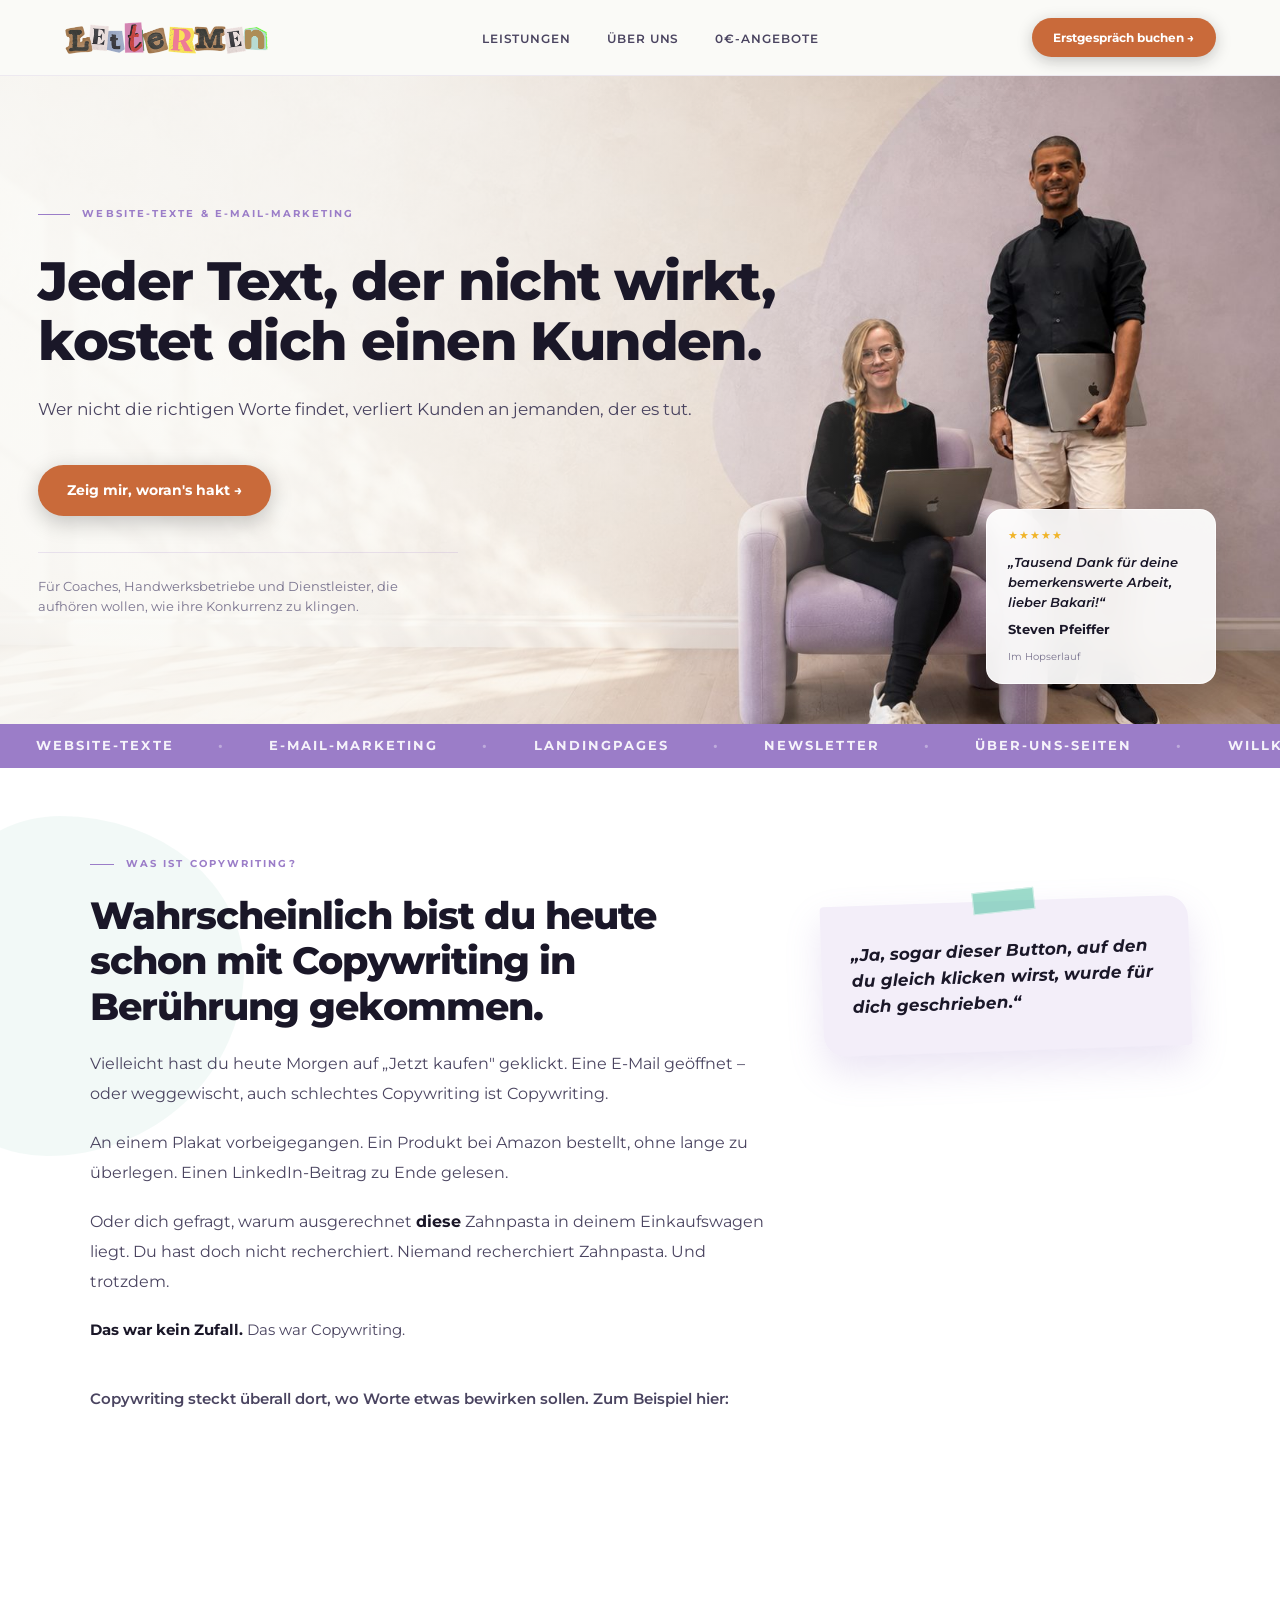
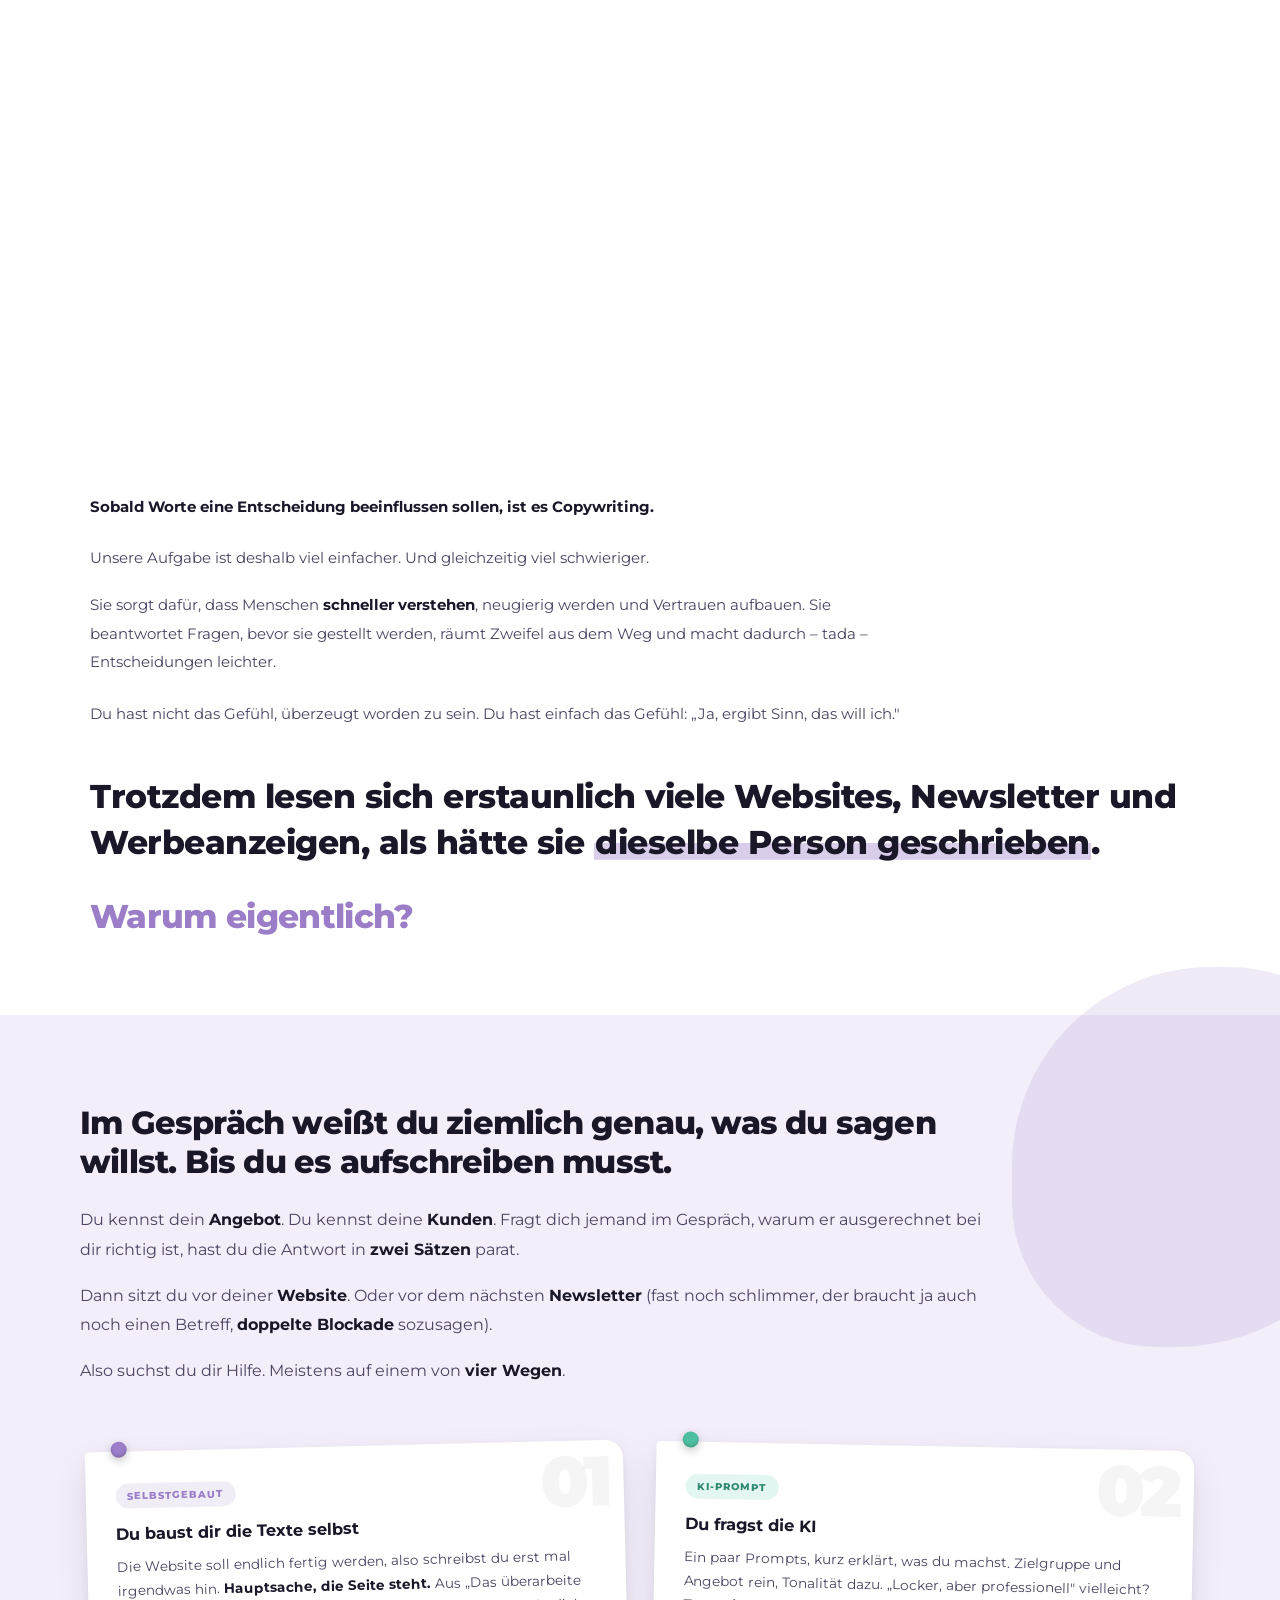
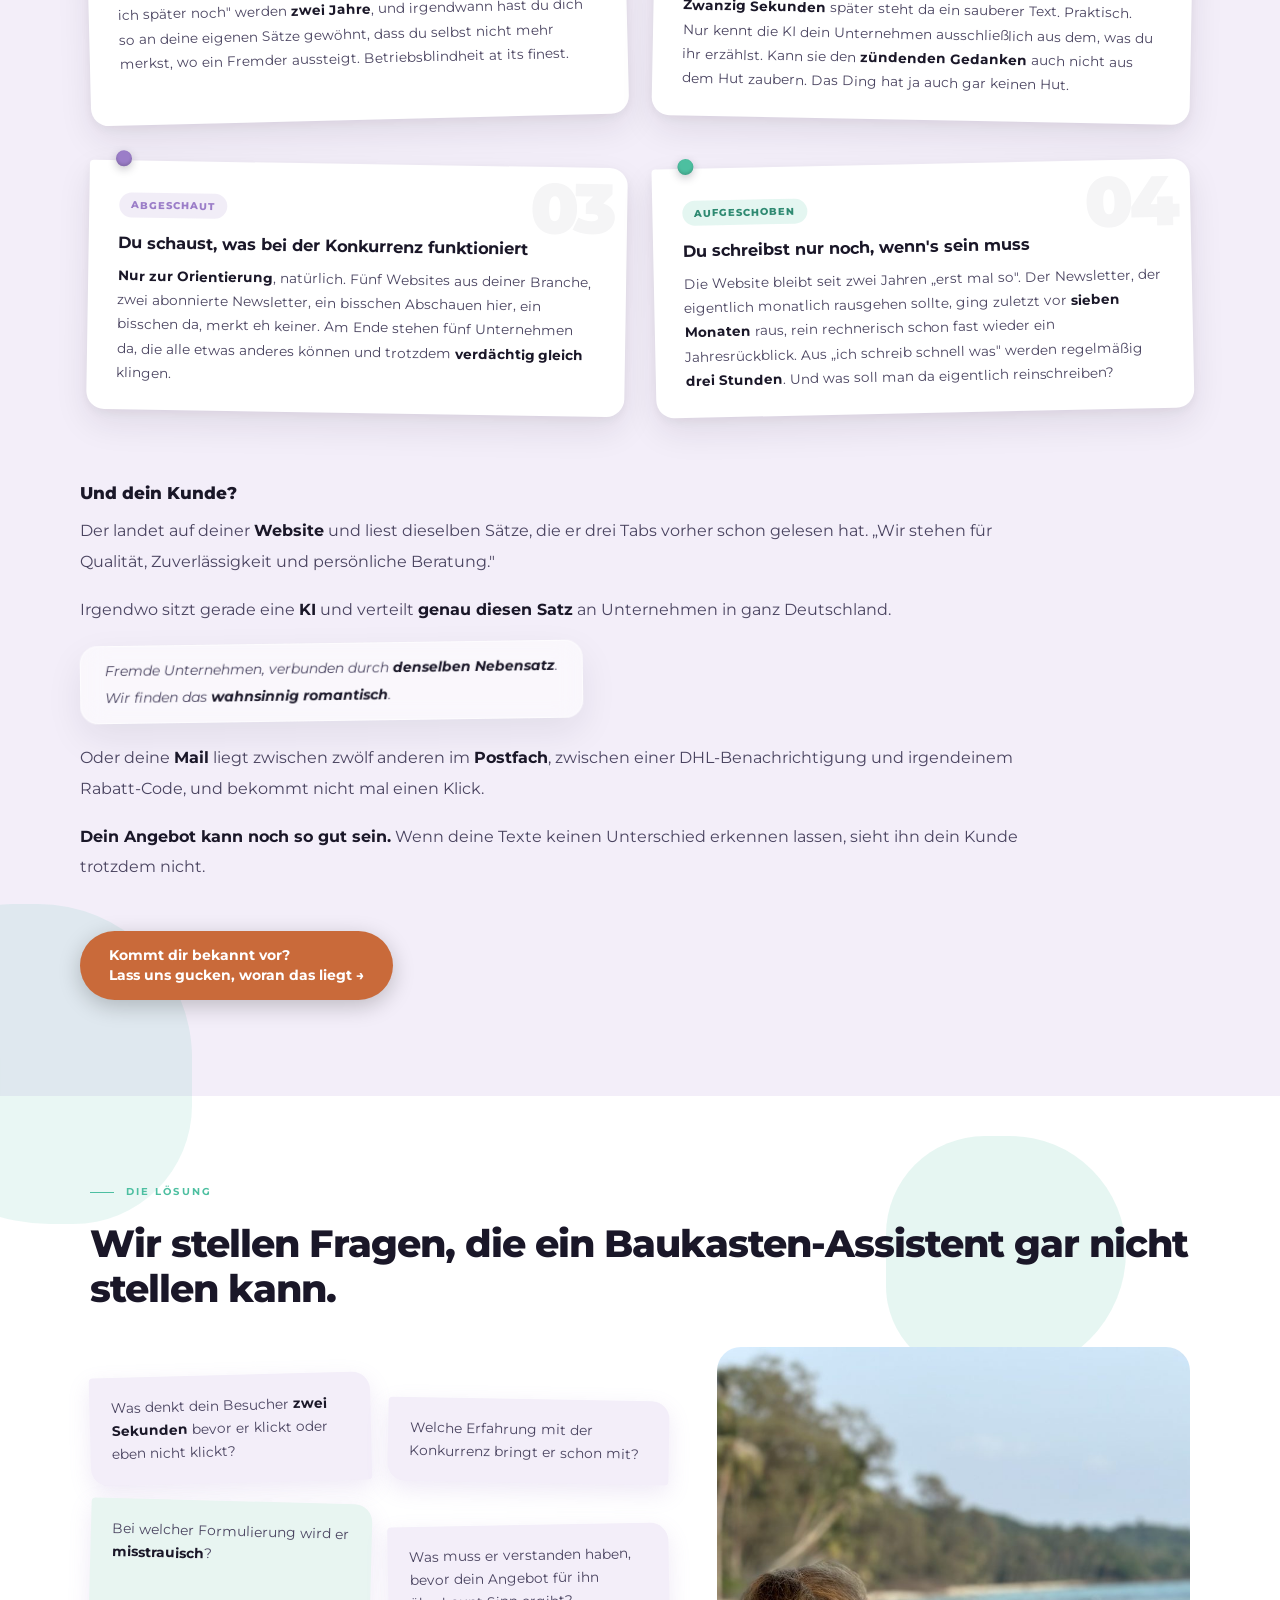
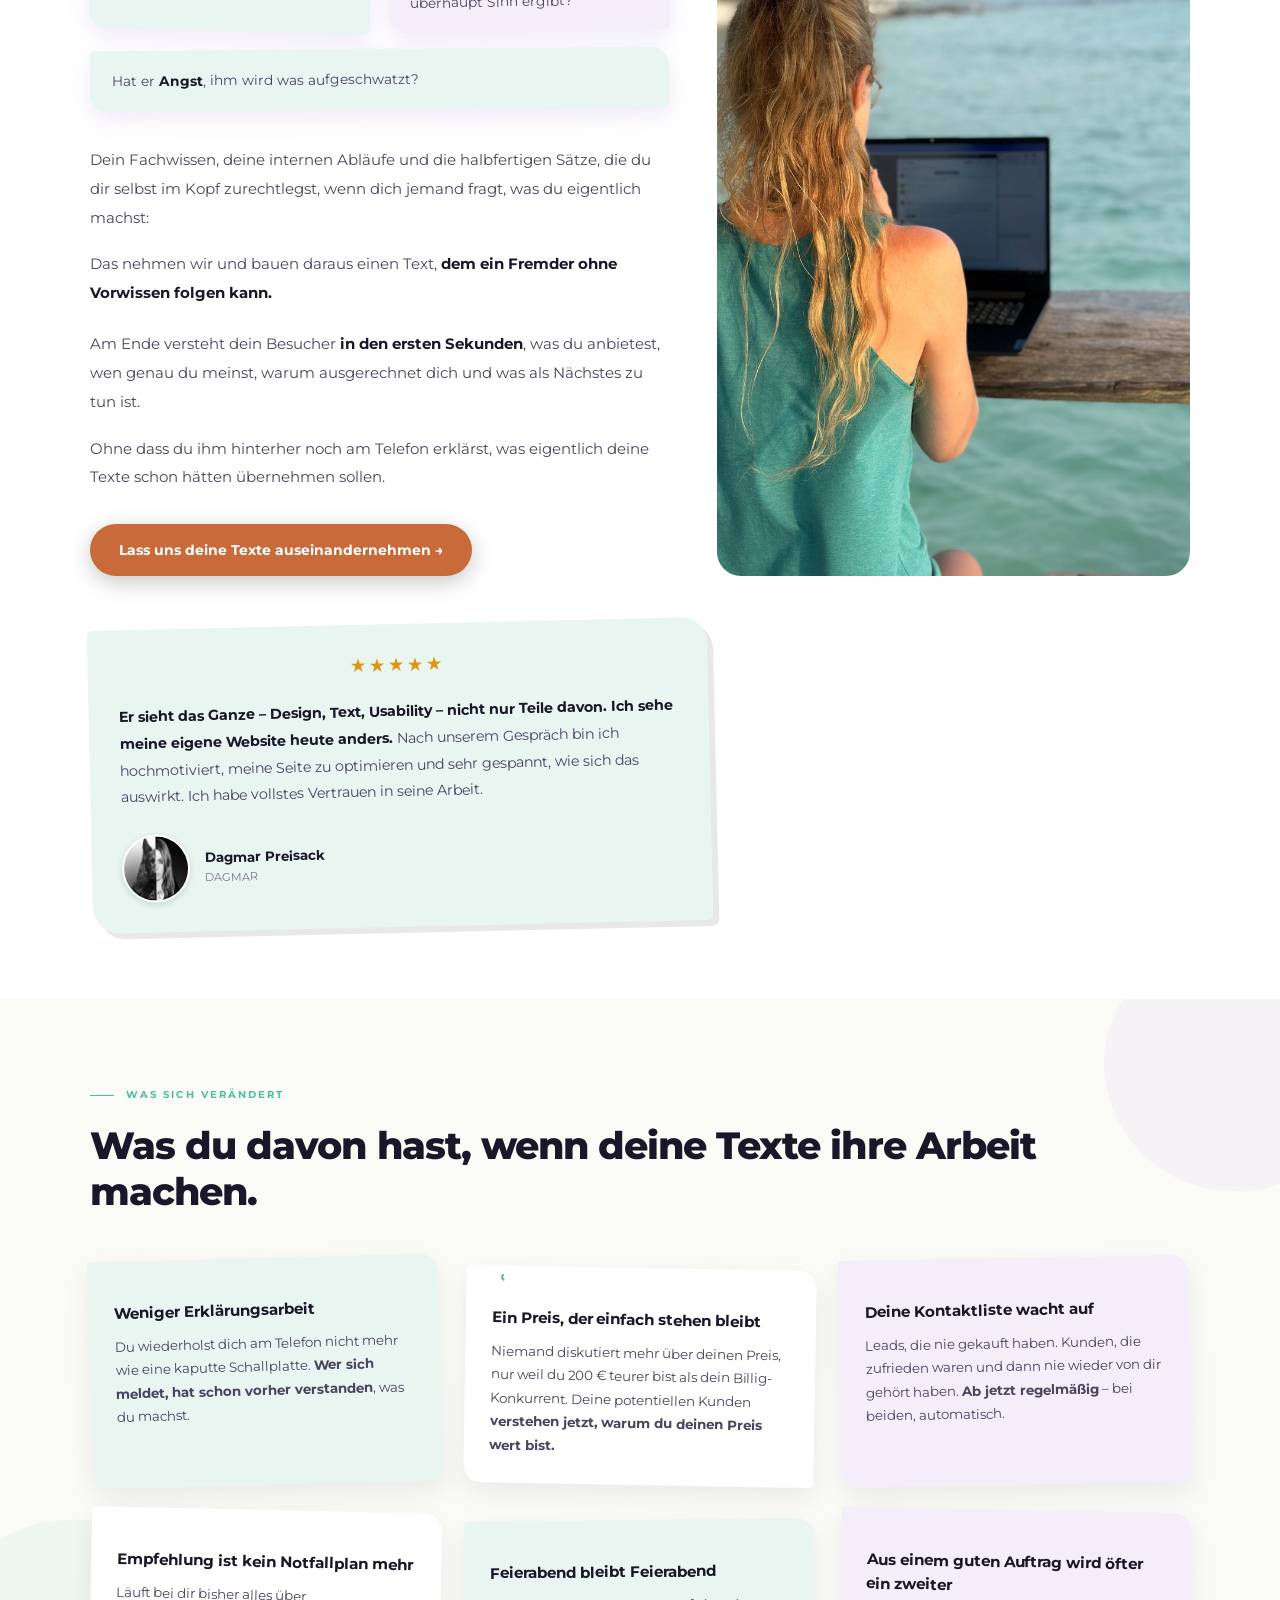
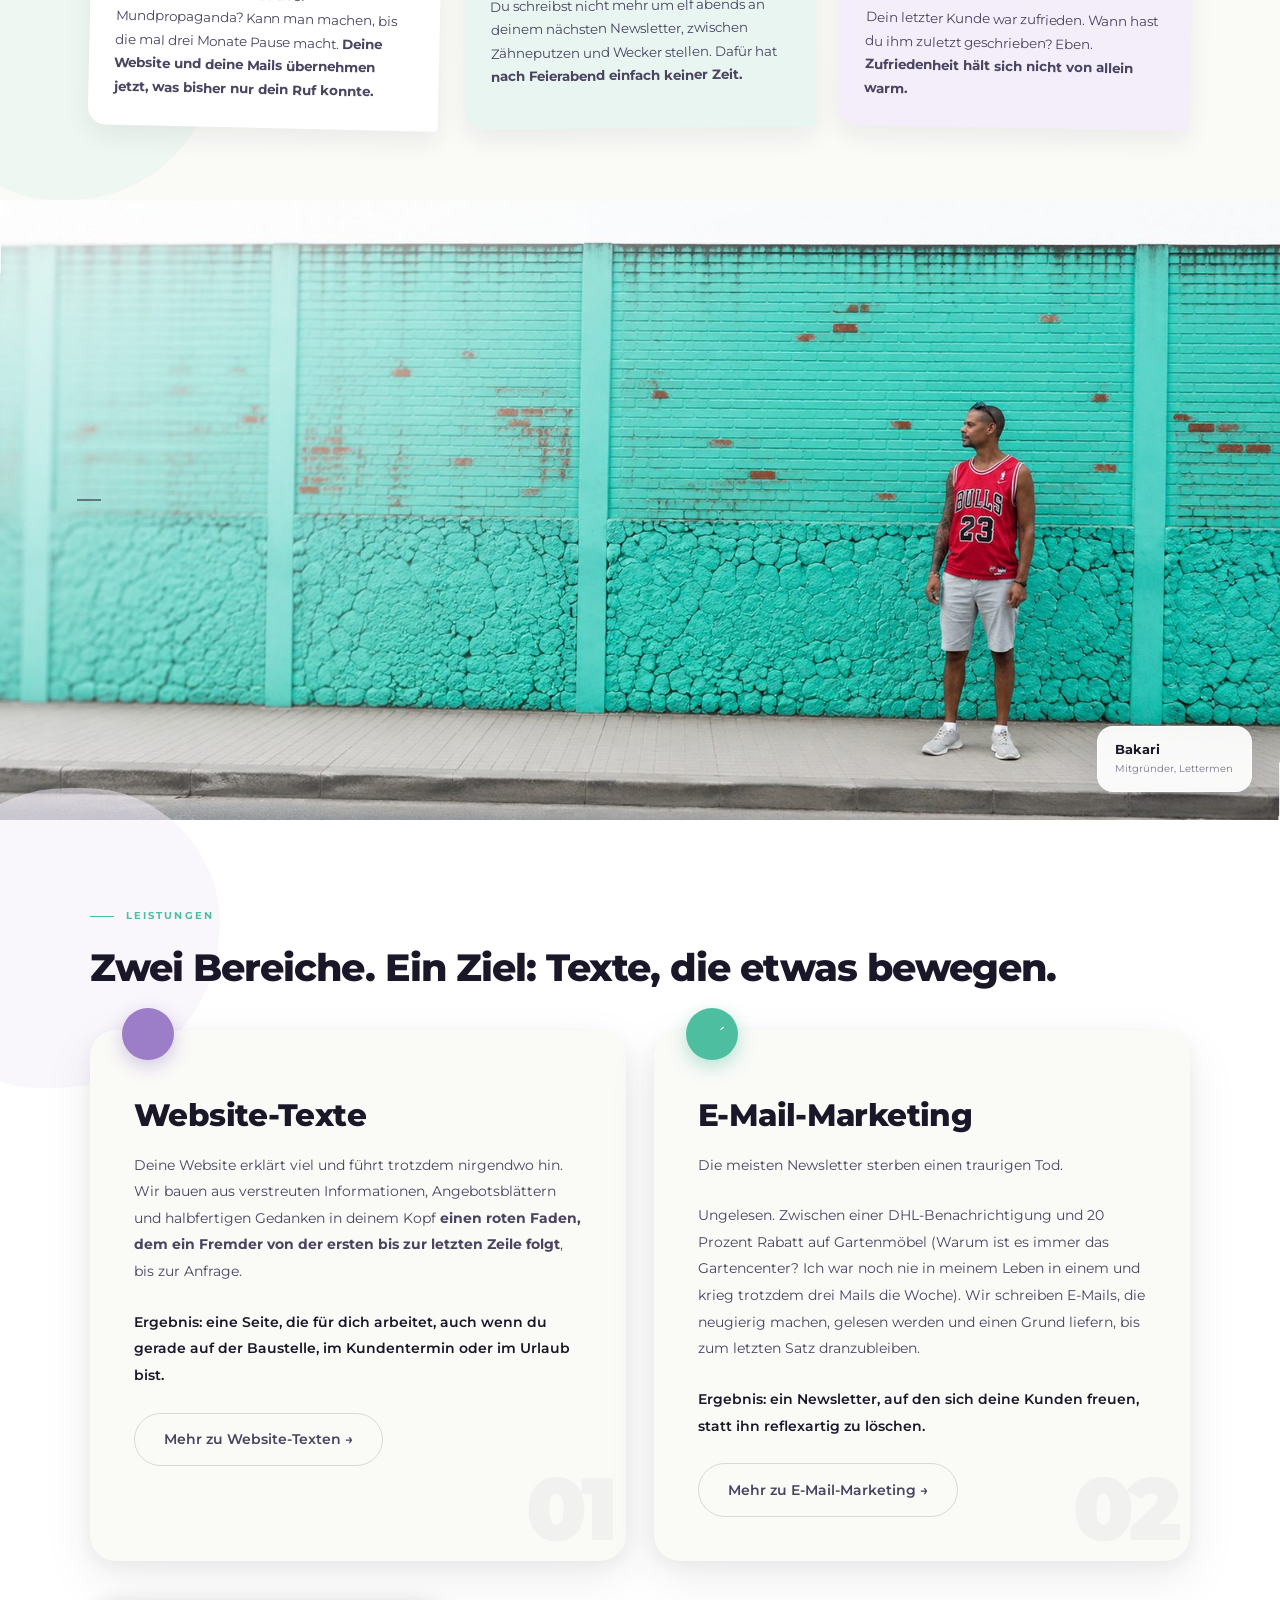
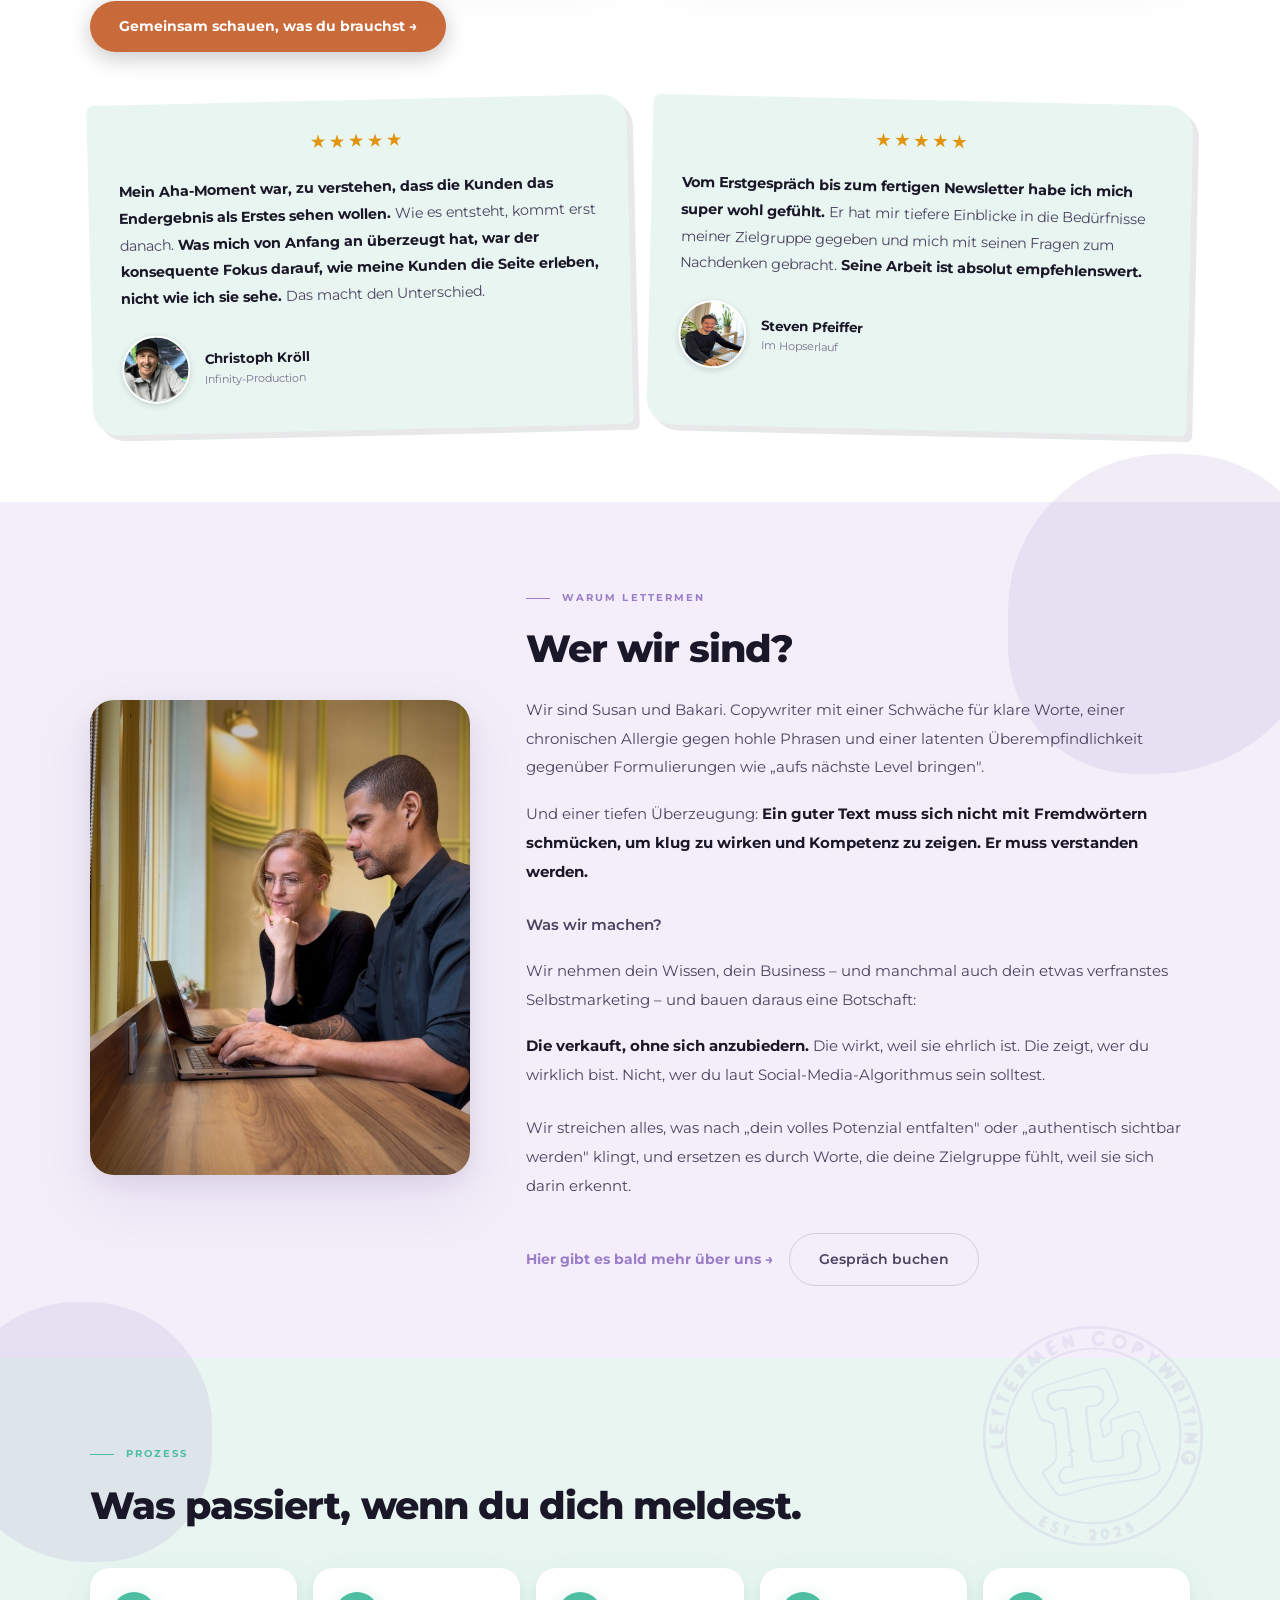
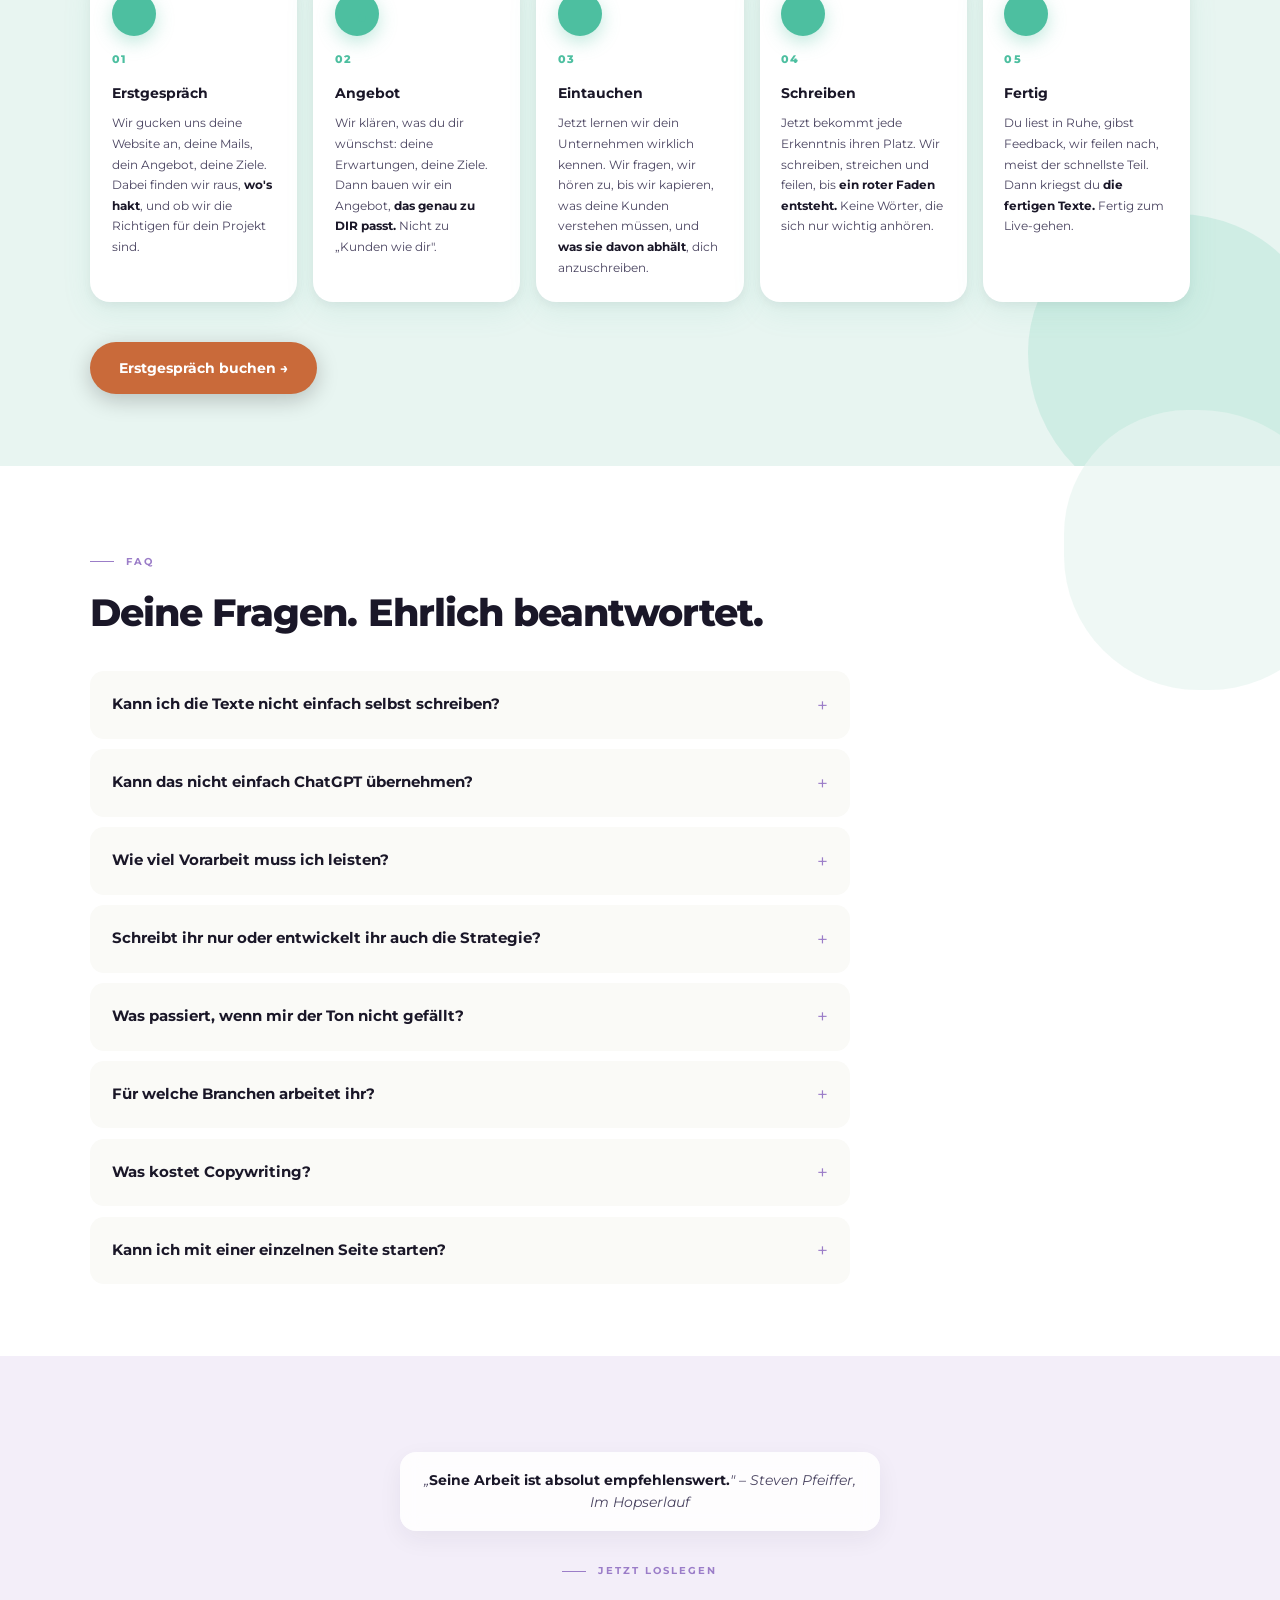
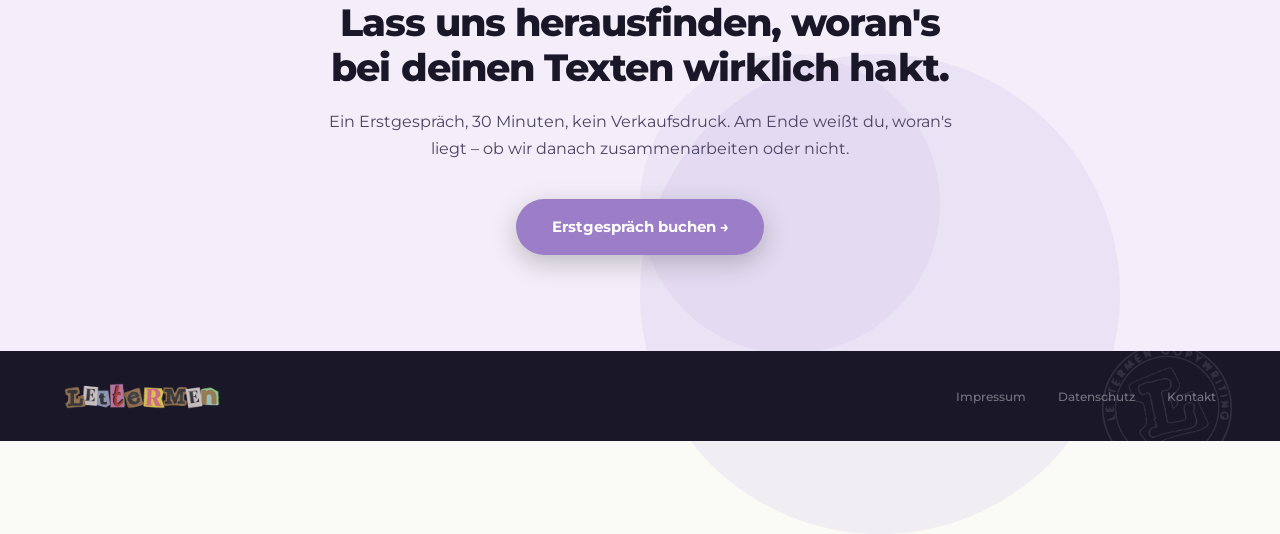
<file: index.html>
<!DOCTYPE html>
<html lang="de">
<head>
  <!-- Google tag (gtag.js) -->
<script async src="https://www.googletagmanager.com/gtag/js?id=G-J6BRDCZ4ML"></script>
<script>
  window.dataLayer = window.dataLayer || [];
  function gtag(){dataLayer.push(arguments);}
  gtag('js', new Date());

  gtag('config', 'G-J6BRDCZ4ML');
</script>
<meta charset="UTF-8" />
<meta name="viewport" content="width=device-width, initial-scale=1.0" />
<title>Lettermen Copywriting – Website-Texte & E-Mail-Marketing aus Berlin</title>
<meta name="description" content="Website-Texte und E-Mail-Marketing für Coaches, Handwerksbetriebe und Dienstleister. Von Lettermen Copywriting (Susan & Baka), Berlin." />
<link rel="preconnect" href="https://fonts.googleapis.com" />
<link rel="preconnect" href="https://fonts.gstatic.com" crossorigin />
<link href="https://fonts.googleapis.com/css2?family=Montserrat:ital,wght@0,400;0,500;0,600;0,700;0,800;0,900;1,400;1,700&display=swap" rel="stylesheet" />

<link rel="icon" type="image/png" href="/Favicon.png" />
<link rel="stylesheet" href="styles.css?v=5" />
</head>
<body>

<nav>
  <a href="/" class="nav-logo"><img src="assets/lettermen-logo.png" alt="Lettermen Copywriting" width="800" height="133" loading="eager" decoding="async"></a>
  <ul class="nav-links"><li><a href="/leistungen.html">Leistungen</a></li><li><a href="/ueber-uns.html">Über uns</a></li><li><a href="/angebote.html">0€-Angebote</a></li></ul>
  <a href="https://calendly.com/lettermen-copy/30min" target="_blank" rel="noopener" class="nav-cta">Erstgespräch buchen →</a>
  <button class="nav-burger" id="navBurger" aria-label="Menü öffnen" aria-expanded="false" aria-controls="mobileNav"><span></span><span></span><span></span></button>
  <div class="mobile-nav" id="mobileNav"><a href="/leistungen.html">Leistungen</a><a href="/ueber-uns.html">Über uns</a><a href="/angebote.html">0€-Angebote</a></div>
</nav>

<!-- 1. HERO -->
<section class="hero">
  <div class="hero-bg"><img src="assets/susan-baka-neu-hero.jpg" alt="Susan und Baka von Lettermen Copywriting" width="1672" height="941" loading="eager" fetchpriority="high" decoding="async"></div>
  <div class="hero-scrim"></div>
  <div class="hero-scrim-bottom"></div>
  <div class="hero-inner">
    <div class="hero-content">
      <p class="hero-eyebrow">Website-Texte &amp; E-Mail-Marketing</p>
      <h1> Jeder Text, der nicht wirkt,<br> kostet dich einen Kunden.</h1>
      <p class="hero-sub">Wer nicht die richtigen Worte findet, verliert Kunden an jemanden, der es tut.</p>
      <div class="hero-cta-row">
        <a href="https://calendly.com/lettermen-copy/30min" target="_blank" rel="noopener" class="btn-terra">Zeig mir, woran's hakt &rarr;</a>
      </div>
      <p class="hero-trust">F&uuml;r Coaches, Handwerksbetriebe und Dienstleister, die aufh&ouml;ren wollen, wie ihre Konkurrenz zu klingen.</p>
    </div>
  </div>
  <div class="hero-glass">
    <div class="glass-stars">&#9733;&#9733;&#9733;&#9733;&#9733;</div>
    <div class="glass-quote">&bdquo;Tausend Dank f&uuml;r deine bemerkenswerte Arbeit, lieber Bakari!&ldquo;</div>
    <div class="glass-name">Steven Pfeiffer</div>
    <div class="glass-sub">Im Hopserlauf</div>
  </div>
</section>

<!-- MARQUEE -->
<div class="marquee-strip">
  <div class="marquee-inner">
    <div class="marquee-group"><span>Website-Texte</span><span class="dot">•</span><span>E-Mail-Marketing</span><span class="dot">•</span><span>Landingpages</span><span class="dot">•</span><span>Newsletter</span><span class="dot">•</span><span>Über-uns-Seiten</span><span class="dot">•</span><span>Willkommensstrecken</span><span class="dot">•</span></div>
    <div class="marquee-group" aria-hidden="true"><span>Website-Texte</span><span class="dot">•</span><span>E-Mail-Marketing</span><span class="dot">•</span><span>Landingpages</span><span class="dot">•</span><span>Newsletter</span><span class="dot">•</span><span>Über-uns-Seiten</span><span class="dot">•</span><span>Willkommensstrecken</span><span class="dot">•</span></div>
  </div>
</div>

<!-- 2. COPYWRITING ERKLÄREN -->
<section class="erklaeren section">
  <div class="erklaeren-blob"></div>
  <div class="inner">
    <p class="label">Was ist Copywriting?</p>
    <div class="erklaeren-intro-grid">
      <div>
        <h2>Wahrscheinlich bist du heute schon mit Copywriting in Berührung gekommen.</h2>
        <p class="section-lede">Vielleicht hast du heute Morgen auf „Jetzt kaufen" geklickt. Eine E-Mail geöffnet – oder weggewischt, auch schlechtes Copywriting ist Copywriting.</p>
        <p class="section-lede">An einem Plakat vorbeigegangen. Ein Produkt bei Amazon bestellt, ohne lange zu überlegen. Einen LinkedIn-Beitrag zu Ende gelesen.</p>
        <p class="section-lede">Oder dich gefragt, warum ausgerechnet <b>diese</b> Zahnpasta in deinem Einkaufswagen liegt. Du hast doch nicht recherchiert. Niemand recherchiert Zahnpasta. Und trotzdem.</p>
      </div>
      <div class="erklaeren-sticky">
        <p>„Ja, sogar dieser Button, auf den du gleich klicken wirst, wurde für dich geschrieben.“</p>
      </div>
    </div>
    <p class="body" style="margin-top:1.25rem;"><b>Das war kein Zufall.</b> Das war Copywriting.</p>

    <p class="body" style="margin-top:2.5rem; font-weight:600;">Copywriting steckt überall dort, wo Worte etwas bewirken sollen. Zum Beispiel hier:</p>
    <div class="erklaeren-pin-wrap" id="erklarenPinWrap"><div class="erklaeren-pin-inner" id="erklarenPinInner"><ul class="erklaeren-list" id="erklarenList">
  <li><span class="erklaeren-check">✓</span>Websites</li>
  <li><span class="erklaeren-check">✓</span>Verpackungen</li>
  <li><span class="erklaeren-check">✓</span>Landingpages</li>
  <li><span class="erklaeren-check">✓</span>Speisekarten</li>
  <li><span class="erklaeren-check">✓</span>Newsletter</li>
  <li><span class="erklaeren-check">✓</span>Angebotsseiten</li>
  <li><span class="erklaeren-check">✓</span>Werbeanzeigen</li>
  <li><span class="erklaeren-check">✓</span>Slogans</li>
  <li><span class="erklaeren-check">✓</span>Social Media</li>
  <li><span class="erklaeren-check">✓</span>Crowdfunding-Projekte</li>
  <li><span class="erklaeren-check">✓</span>Produktbeschreibungen</li>
  <li><span class="erklaeren-check">✓</span>Messestände</li>
  <li><span class="erklaeren-check">✓</span>Flyer</li>
  <li><span class="erklaeren-check">✓</span>Präsentationen</li>
  <li><span class="erklaeren-check">✓</span>Google Ads</li>
  <li><span class="erklaeren-check">✓</span>Video-Scripts</li>
  <li><span class="erklaeren-check">✓</span>LinkedIn-Profile</li>
  <li><span class="erklaeren-check">✓</span>YouTube-Titel</li>
  <li><span class="erklaeren-check">✓</span>Stellenanzeigen</li>
  <li><span class="erklaeren-check">✓</span>Podcasts</li>
  <li><span class="erklaeren-check">✓</span>Recruiting-Kampagnen</li>
  <li><span class="erklaeren-check">✓</span>Terminerinnerungen</li>
</ul></div></div>

    <p class="body" style="margin-top:2.75rem;"><b>Sobald Worte eine Entscheidung beeinflussen sollen, ist es Copywriting.</b></p>
    <p class="body" style="margin-top:1.4rem;">Unsere Aufgabe ist deshalb viel einfacher. Und gleichzeitig viel schwieriger.</p>
    <p class="body">Sie sorgt dafür, dass Menschen <b>schneller verstehen</b>, neugierig werden und Vertrauen aufbauen. Sie beantwortet Fragen, bevor sie gestellt werden, räumt Zweifel aus dem Weg und macht dadurch – tada – Entscheidungen leichter.</p>
    <p class="body" style="margin-top:1.4rem;">Du hast nicht das Gefühl, überzeugt worden zu sein. Du hast einfach das Gefühl: „Ja, ergibt Sinn, das will ich."</p>

    <div class="erklaeren-insight">
      <p>Trotzdem lesen sich erstaunlich viele Websites, Newsletter und Werbeanzeigen, als hätte sie <mark>dieselbe Person geschrieben</mark>.</p>
    </div>
    <p class="warum-eigentlich">Warum eigentlich?</p>
  </div>
</section>

<!-- 3. DAS PROBLEM -->
<section class="problem section" id="problem">
  <div class="problem-blob"></div>
  <div class="problem-blob-2"></div>
  <div class="inner">

    <div class="problem-head">
      <h2>Im Gespräch weißt du ziemlich genau, was du sagen willst. Bis du es aufschreiben musst.</h2>
      <div class="problem-intro-col">
        <p>Du kennst dein <span class="hl">Angebot</span>. Du kennst deine <span class="hl">Kunden</span>. Fragt dich jemand im Gespräch, warum er ausgerechnet bei dir richtig ist, hast du die Antwort in <span class="hl">zwei Sätzen</span> parat.</p>
        <p>Dann sitzt du vor deiner <span class="hl">Website</span>. Oder vor dem nächsten <span class="hl">Newsletter</span> (fast noch schlimmer, der braucht ja auch noch einen Betreff, <span class="hl">doppelte Blockade</span> sozusagen).</p>
        <p>Also suchst du dir Hilfe. Meistens auf einem von <span class="hl">vier Wegen</span>.</p>
      </div>
    </div>

    <div class="problem-grid">
      <article class="problem-card">
        <div class="problem-pin" aria-hidden="true"></div>
        <div class="problem-card-bg-num" aria-hidden="true">01</div>
        <span class="problem-tag">Selbstgebaut</span>
        <h3>Du baust dir die Texte selbst</h3>
        <p>Die Website soll endlich fertig werden, also schreibst du erst mal irgendwas hin. <strong>Hauptsache, die Seite steht.</strong> Aus „Das überarbeite ich später noch" werden <strong>zwei Jahre</strong>, und irgendwann hast du dich so an deine eigenen Sätze gewöhnt, dass du selbst nicht mehr merkst, wo ein Fremder aussteigt. Betriebsblindheit at its finest.</p>
      </article>

      <article class="problem-card">
        <div class="problem-pin" aria-hidden="true"></div>
        <div class="problem-card-bg-num" aria-hidden="true">02</div>
        <span class="problem-tag">KI-Prompt</span>
        <h3>Du fragst die KI</h3>
        <p>Ein paar Prompts, kurz erklärt, was du machst. Zielgruppe und Angebot rein, Tonalität dazu. „Locker, aber professionell" vielleicht? <strong>Zwanzig Sekunden</strong> später steht da ein sauberer Text. Praktisch. Nur kennt die KI dein Unternehmen ausschließlich aus dem, was du ihr erzählst. Kann sie den <strong>zündenden Gedanken</strong> auch nicht aus dem Hut zaubern. Das Ding hat ja auch gar keinen Hut.</p>
      </article>

      <article class="problem-card">
        <div class="problem-pin" aria-hidden="true"></div>
        <div class="problem-card-bg-num" aria-hidden="true">03</div>
        <span class="problem-tag">Abgeschaut</span>
        <h3>Du schaust, was bei der Konkurrenz funktioniert</h3>
        <p><strong>Nur zur Orientierung</strong>, natürlich. Fünf Websites aus deiner Branche, zwei abonnierte Newsletter, ein bisschen Abschauen hier, ein bisschen da, merkt eh keiner. Am Ende stehen fünf Unternehmen da, die alle etwas anderes können und trotzdem <strong>verdächtig gleich</strong> klingen.</p>
      </article>

      <article class="problem-card">
        <div class="problem-pin" aria-hidden="true"></div>
        <div class="problem-card-bg-num" aria-hidden="true">04</div>
        <span class="problem-tag">Aufgeschoben</span>
        <h3>Du schreibst nur noch, wenn's sein muss</h3>
        <p>Die Website bleibt seit zwei Jahren „erst mal so". Der Newsletter, der eigentlich monatlich rausgehen sollte, ging zuletzt vor <strong>sieben Monaten</strong> raus, rein rechnerisch schon fast wieder ein Jahresrückblick. Aus „ich schreib schnell was" werden regelmäßig <strong>drei Stunden</strong>. Und was soll man da eigentlich reinschreiben?</p>
      </article>
    </div>

    <div class="problem-outro-wrap">
      <div class="problem-outro">
        <p class="kicker">Und dein Kunde?</p>
        <p>Der landet auf deiner <span class="hl">Website</span> und liest dieselben Sätze, die er drei Tabs vorher schon gelesen hat. „Wir stehen für Qualität, Zuverlässigkeit und persönliche Beratung."</p>
        <p>Irgendwo sitzt gerade eine <span class="hl">KI</span> und verteilt <span class="hl">genau diesen Satz</span> an Unternehmen in ganz Deutschland.</p>
        <div class="problem-glass">
          <p>Fremde Unternehmen, verbunden durch <strong>denselben Nebensatz</strong>.</p>
          <p>Wir finden das <strong>wahnsinnig romantisch</strong>.</p>
        </div>
        <p>Oder deine <span class="hl">Mail</span> liegt zwischen zwölf anderen im <span class="hl">Postfach</span>, zwischen einer DHL-Benachrichtigung und irgendeinem Rabatt-Code, und bekommt nicht mal einen Klick.</p>
        <p><strong>Dein Angebot kann noch so gut sein.</strong> Wenn deine Texte keinen Unterschied erkennen lassen, sieht ihn dein Kunde trotzdem nicht.</p>
      </div>
    </div>

    <div class="problem-final-cta">
      <a href="https://calendly.com/lettermen-copy/30min" target="_blank" rel="noopener" class="btn-terra problem-cta-btn"><span>Kommt dir bekannt vor?<br>Lass uns gucken, woran das liegt →</span></a>
    </div>
  </div>
</section>

<!-- 4. DIE LÖSUNG -->
<section class="loesung section">
  <div class="loesung-blob-top"></div>
  <div class="inner">
    <p class="label mint">Die Lösung</p>
    <h2>Wir stellen Fragen, die ein Baukasten-Assistent gar nicht stellen kann.</h2>
    <div class="loesung-grid" style="margin-top:2.25rem;">
      <div>
        <div class="loesung-notes">
          <div class="loesung-note">Was denkt dein Besucher <b>zwei Sekunden</b> bevor er klickt oder eben nicht klickt?</div>
          <div class="loesung-note">Welche Erfahrung mit der Konkurrenz bringt er schon mit?</div>
          <div class="loesung-note">Bei welcher Formulierung wird er <b>misstrauisch</b>?</div>
          <div class="loesung-note">Was muss er verstanden haben, bevor dein Angebot für ihn überhaupt Sinn ergibt?</div>
          <div class="loesung-note">Hat er <b>Angst</b>, ihm wird was aufgeschwatzt?</div>
        </div>
        <p class="body">Dein Fachwissen, deine internen Abläufe und die halbfertigen Sätze, die du dir selbst im Kopf zurechtlegst, wenn dich jemand fragt, was du eigentlich machst:</p>
        <p class="body">Das nehmen wir und bauen daraus einen Text, <b>dem ein Fremder ohne Vorwissen folgen kann.</b></p>
        <p class="body" style="margin-top:1.4rem;">Am Ende versteht dein Besucher <b>in den ersten Sekunden</b>, was du anbietest, wen genau du meinst, warum ausgerechnet dich und was als Nächstes zu tun ist.</p>
        <p class="body">Ohne dass du ihm hinterher noch am Telefon erklärst, was eigentlich deine Texte schon hätten übernehmen sollen.</p>
        <div class="cta-row-inline">
          <a href="https://calendly.com/lettermen-copy/30min" target="_blank" rel="noopener" class="btn-terra">Lass uns deine Texte auseinandernehmen →</a>
        </div>
      </div>
      <div class="loesung-visual" style="padding:0; overflow:hidden; position:relative;"><img src="assets/lettermen-remote-work.jpg" alt="Bei Lettermen Copywriting arbeiten, egal wo" style="width:100%; height:100%; object-fit:cover; display:block;" width="1050" height="1400" loading="lazy" decoding="async"></div>
      </div>

    <div class="testi-solo">
      <div class="testi-card">
        <div class="testi-stars">★★★★★</div>
        <p class="testi-text"><b>Er sieht das Ganze – Design, Text, Usability – nicht nur Teile davon. Ich sehe meine eigene Website heute anders.</b> Nach unserem Gespräch bin ich hochmotiviert, meine Seite zu optimieren und sehr gespannt, wie sich das auswirkt. Ich habe vollstes Vertrauen in seine Arbeit.</p>
        <div class="testi-author">
  <img class="testi-ava" src="assets/Dagmar.jpg" alt="Dagmar Preisack">
  <div><div class="testi-name">Dagmar Preisack</div><div class="testi-role">DAGMAR</div></div>
</div>
      
        </div>
      </div>
    </div>
  </div>
</section>

<!-- 5. WAS SICH VERÄNDERT -->
<section class="veraendert section">
  <div class="veraendert-blob"></div>
  <div class="veraendert-blob-2"></div>
  <div class="inner">
    <p class="label mint">Was sich verändert</p>
    <h2>Was du davon hast, wenn deine Texte ihre Arbeit machen.</h2>
    <div class="veraendert-grid">
      <div class="veraendert-card">
        <span class="veraendert-check">
          <svg width="44" height="44" viewBox="0 0 64 64" fill="none" aria-hidden="true">
            <rect x="14" y="14" width="36" height="24" rx="8" stroke="currentColor" stroke-width="3" class="icon-draw icon-draw-1"/>
            <path d="M24 38 L24 48 L34 38" stroke="currentColor" stroke-width="3" stroke-linecap="round" stroke-linejoin="round" class="icon-draw icon-draw-2"/>
            <path d="M24 26 l6 6 l12 -12" stroke="currentColor" stroke-width="3" stroke-linecap="round" stroke-linejoin="round" class="icon-draw icon-draw-3"/>
          </svg>
        </span>
        <h3>Weniger Erklärungsarbeit</h3>
        <p>Du wiederholst dich am Telefon nicht mehr wie eine kaputte Schallplatte. <b>Wer sich meldet, hat schon vorher verstanden</b>, was du machst.</p>
      </div>
      <div class="veraendert-card">
        <span class="veraendert-check">
          <svg width="44" height="44" viewBox="0 0 64 64" fill="none" aria-hidden="true">
            <path d="M18 34 L34 18 H46 a4 4 0 0 1 4 4 V34 L34 50 a4 4 0 0 1 -6 0 L18 40 a4 4 0 0 1 0 -6 Z" stroke="currentColor" stroke-width="3" stroke-linecap="round" stroke-linejoin="round" class="icon-draw icon-draw-1"/>
            <circle cx="42" cy="26" r="3" stroke="currentColor" stroke-width="3" class="icon-draw icon-draw-2"/>
            <path d="M22 56 H46" stroke="currentColor" stroke-width="3" stroke-linecap="round" class="icon-draw icon-draw-3"/>
          </svg>
        </span>
        <h3>Ein Preis, der einfach stehen bleibt</h3>
        <p>Niemand diskutiert mehr über deinen Preis, nur weil du 200 € teurer bist als dein Billig-Konkurrent. Deine potentiellen Kunden <b>verstehen jetzt, warum du deinen Preis wert bist.</b></p>
      </div>
      <div class="veraendert-card">
        <span class="veraendert-check">
          <svg width="44" height="44" viewBox="0 0 64 64" fill="none" aria-hidden="true">
            <path d="M12 32 Q32 14 52 32 Q32 50 12 32 Z" stroke="currentColor" stroke-width="3" stroke-linecap="round" stroke-linejoin="round" class="icon-draw icon-draw-1"/>
            <circle cx="32" cy="32" r="6" stroke="currentColor" stroke-width="3" class="icon-draw icon-draw-2"/>
          </svg>
        </span>
        <h3>Deine Kontaktliste wacht auf</h3>
        <p>Leads, die nie gekauft haben. Kunden, die zufrieden waren und dann nie wieder von dir gehört haben. <b>Ab jetzt regelmäßig</b> – bei beiden, automatisch.</p>
      </div>
      <div class="veraendert-card">
        <span class="veraendert-check">
          <svg width="44" height="44" viewBox="0 0 64 64" fill="none" aria-hidden="true">
            <path d="M32 12 L50 20 V32 Q50 46 32 54 Q14 46 14 32 V20 Z" stroke="currentColor" stroke-width="3" stroke-linecap="round" stroke-linejoin="round" class="icon-draw icon-draw-1"/>
            <path d="M24 32 l6 6 l12 -14" stroke="currentColor" stroke-width="3" stroke-linecap="round" stroke-linejoin="round" class="icon-draw icon-draw-2"/>
          </svg>
        </span>
        <h3>Empfehlung ist kein Notfallplan mehr</h3>
        <p>Läuft bei dir bisher alles über Mundpropaganda? Kann man machen, bis die mal drei Monate Pause macht. <b>Deine Website und deine Mails übernehmen jetzt, was bisher nur dein Ruf konnte.</b></p>
      </div>
      <div class="veraendert-card">
        <span class="veraendert-check">
          <svg width="44" height="44" viewBox="0 0 64 64" fill="none" aria-hidden="true">
            <circle cx="32" cy="32" r="20" stroke="currentColor" stroke-width="3" class="icon-draw icon-draw-1"/>
            <path d="M32 32 L32 19" stroke="currentColor" stroke-width="3" stroke-linecap="round" class="icon-draw icon-draw-2"/>
            <path d="M32 32 L43 26" stroke="currentColor" stroke-width="3" stroke-linecap="round" class="icon-draw icon-draw-3"/>
          </svg>
        </span>
        <h3>Feierabend bleibt Feierabend</h3>
        <p>Du schreibst nicht mehr um elf abends an deinem nächsten Newsletter, zwischen Zähneputzen und Wecker stellen. Dafür hat <b>nach Feierabend einfach keiner Zeit.</b></p>
      </div>
      <div class="veraendert-card">
        <span class="veraendert-check">
          <svg width="44" height="44" viewBox="0 0 64 64" fill="none" aria-hidden="true">
            <path d="M53.16 34.78 a21.33 21.33 0 1 1 -26.47 -23.44" stroke="currentColor" stroke-width="3" stroke-linecap="round" class="icon-draw icon-draw-1"/>
            <path d="M53.34 10.67 v13.33 h-13.33" stroke="currentColor" stroke-width="3" stroke-linecap="round" stroke-linejoin="round" class="icon-draw icon-draw-2"/>
            <path d="M10.84 29.23 a21.33 21.33 0 1 1 26.47 23.44" stroke="currentColor" stroke-width="3" stroke-linecap="round" class="icon-draw icon-draw-3"/>
            <path d="M10.67 53.34 v-13.33 h13.33" stroke="currentColor" stroke-width="3" stroke-linecap="round" stroke-linejoin="round" class="icon-draw icon-draw-4"/>
          </svg>
        </span>
        <h3>Aus einem guten Auftrag wird öfter ein zweiter</h3>
        <p>Dein letzter Kunde war zufrieden. Wann hast du ihm zuletzt geschrieben? Eben. <b>Zufriedenheit hält sich nicht von allein warm.</b></p>
      </div>
    </div>
  </div>
</section>

<!-- 5B. STATEMENT -->
<section class="statement">
  <div class="statement-inner">
    <img class="statement-img" src="assets/bakari-berlin.jpg" alt="Bakari, Mitgründer von Lettermen Copywriting, vor einer türkisen Mauer in Berlin" width="1600" height="843" loading="lazy" decoding="async">
    <div class="statement-text">
      <p class="label"></p>
      <h2></h2>
      <p class="statement-sub"></p>
    </div>
    <div class="statement-badge">
      <div class="glass-name">Bakari</div>
      <div class="glass-sub">Mitgründer, Lettermen</div>
    </div>
  </div>
</section>

<!-- 6. LEISTUNGEN -->
<section class="leistungen section" id="leistungen">
  <div class="leistungen-blob"></div>
  <div class="inner">
    <p class="label mint">Leistungen</p>
    <h2>Zwei Bereiche. Ein Ziel: Texte, die etwas bewegen.</h2>
    <div class="cards-grid">
      <div class="card">
        <div class="card-circle f">
          <svg width="30" height="30" viewBox="0 0 64 64" fill="none" aria-hidden="true">
            <rect x="16" y="10" width="32" height="44" rx="3" stroke="white" stroke-width="2.5" class="icon-draw icon-draw-1"/>
            <path d="M22 24 Q26 20 30 24 T38 24 T42 24" stroke="white" stroke-width="2.5" stroke-linecap="round" class="icon-draw icon-draw-2"/>
            <path d="M22 34 Q25 32 28 34 T34 34 T42 34" stroke="white" stroke-width="2.5" stroke-linecap="round" class="icon-draw icon-draw-3"/>
            <path d="M22 44 L52 44 M46 39 L52 44 L46 49" stroke="white" stroke-width="2.5" stroke-linecap="round" stroke-linejoin="round" class="icon-draw icon-draw-4"/>
          </svg>
        </div>
        <div class="card-bg-num">01</div>
        <h3 class="card-heading">Website-Texte</h3>
        <p>Deine Website erklärt viel und führt trotzdem nirgendwo hin. Wir bauen aus verstreuten Informationen, Angebotsblättern und halbfertigen Gedanken in deinem Kopf <b>einen roten Faden, dem ein Fremder von der ersten bis zur letzten Zeile folgt</b>, bis zur Anfrage.</p>
        <p class="result">Ergebnis: eine Seite, die für dich arbeitet, auch wenn du gerade auf der Baustelle, im Kundentermin oder im Urlaub bist.</p>
        <a href="/leistungen.html" class="btn-outline">Mehr zu Website-Texten →</a>
      </div>
      <div class="card">
        <div class="card-circle m">
          <svg width="30" height="30" viewBox="0 0 64 64" fill="none" aria-hidden="true">
            <rect x="8" y="16" width="48" height="34" rx="4" stroke="white" stroke-width="2.5" class="icon-draw icon-draw-1"/>
            <path d="M8 18 L32 38 L56 18" stroke="white" stroke-width="2.5" stroke-linecap="round" stroke-linejoin="round" class="icon-draw icon-draw-2"/>
            <path d="M13 40 h7 l3 -9 l5 17 l3 -12 l2 4 h9" stroke="white" stroke-width="2.5" stroke-linecap="round" stroke-linejoin="round" class="icon-draw icon-draw-3"/>
            <circle cx="49" cy="45" r="9" fill="var(--mint)" stroke="white" stroke-width="2.2" class="icon-draw icon-draw-4"/>
            <path d="M45 45 l2.5 3 l5.5 -6" stroke="white" stroke-width="2.2" stroke-linecap="round" stroke-linejoin="round" class="icon-draw icon-draw-5"/>
          </svg>
        </div>
        <div class="card-bg-num">02</div>
        <h3 class="card-heading">E-Mail-Marketing</h3>
        <p>Die meisten Newsletter sterben einen traurigen Tod.</p>
        <p>Ungelesen. Zwischen einer DHL-Benachrichtigung und 20 Prozent Rabatt auf Gartenmöbel (Warum ist es immer das Gartencenter? Ich war noch nie in meinem Leben in einem und krieg trotzdem drei Mails die Woche). Wir schreiben E-Mails, die neugierig machen, gelesen werden und einen Grund liefern, bis zum letzten Satz dranzubleiben.</p>
        <p class="result">Ergebnis: ein Newsletter, auf den sich deine Kunden freuen, statt ihn reflexartig zu löschen.</p>
        <a href="/leistungen.html" class="btn-outline">Mehr zu E-Mail-Marketing →</a>
      </div>
    </div>
    <div class="leistungen-cta">
      <a href="https://calendly.com/lettermen-copy/30min" target="_blank" rel="noopener" class="btn-terra">Gemeinsam schauen, was du brauchst →</a>
    </div>

    <div class="testi-duo">
      <div class="testi-card">
        <div class="testi-stars">★★★★★</div>
        <p class="testi-text"><b>Mein Aha-Moment war, zu verstehen, dass die Kunden das Endergebnis als Erstes sehen wollen.</b> Wie es entsteht, kommt erst danach. <b>Was mich von Anfang an überzeugt hat, war der konsequente Fokus darauf, wie meine Kunden die Seite erleben, nicht wie ich sie sehe.</b> Das macht den Unterschied.</p>
        <div class="testi-author">
          <div class="testi-ava testi-ava-christoph"><img src="assets/Christoph-Kröll.png" alt="Christoph Kröll"></div>
          <div><div class="testi-name">Christoph Kröll</div><div class="testi-role">Infinity-Production</div></div>
          
        </div>
      </div>
      <div class="testi-card">
        <div class="testi-stars">★★★★★</div>
        <p class="testi-text"><b>Vom Erstgespräch bis zum fertigen Newsletter habe ich mich super wohl gefühlt.</b> Er hat mir tiefere Einblicke in die Bedürfnisse meiner Zielgruppe gegeben und mich mit seinen Fragen zum Nachdenken gebracht. <b>Seine Arbeit ist absolut empfehlenswert.</b></p>
        <div class="testi-author">
          <img class="testi-ava" src="assets/Steven.webp" alt="Steven Pfeiffer">
          <div><div class="testi-name">Steven Pfeiffer</div><div class="testi-role">Im Hopserlauf</div></div>
          
        </div>
      </div>
    </div>
  </div>
</section>

<!-- 7. WARUM LETTERMEN -->
<section class="warum section" id="warum-lettermen">
  <div class="warum-blob"></div>
  <div class="inner">
    <div class="warum-grid">
      <div class="warum-img" style="overflow:hidden; position:relative;"><img src="assets/susan-baka-about.jpg" alt="Susan und Baka von Lettermen Copywriting" style="width:100%; height:100%; object-fit:cover; display:block;" width="1061" height="1400" loading="lazy" decoding="async"></div>
      <div>
        <p class="label">Warum Lettermen</p>
        <h2>Wer wir sind?</h2>
        <p class="body" style="margin-top:1.5rem;">Wir sind Susan und Bakari. Copywriter mit einer Schwäche für klare Worte, einer chronischen Allergie gegen hohle Phrasen und einer latenten Überempfindlichkeit gegenüber Formulierungen wie „aufs nächste Level bringen".</p>
        <p class="body">Und einer tiefen Überzeugung: <b>Ein guter Text muss sich nicht mit Fremdwörtern schmücken, um klug zu wirken und Kompetenz zu zeigen. Er muss verstanden werden.</b></p>
        <p class="body" style="margin-top:1.5rem; font-weight:600;">Was wir machen?</p>
        <p class="body">Wir nehmen dein Wissen, dein Business – und manchmal auch dein etwas verfranstes Selbstmarketing – und bauen daraus eine Botschaft:</p>
        <p class="body"><b>Die verkauft, ohne sich anzubiedern.</b> Die wirkt, weil sie ehrlich ist. Die zeigt, wer du wirklich bist. Nicht, wer du laut Social-Media-Algorithmus sein solltest.</p>
        <p class="body" style="margin-top:1.5rem;">Wir streichen alles, was nach „dein volles Potenzial entfalten" oder „authentisch sichtbar werden" klingt, und ersetzen es durch Worte, die deine Zielgruppe fühlt, weil sie sich darin erkennt.</p>
        <div class="cta-row-inline">
          <a href="/ueber-uns.html" class="btn-link">Hier gibt es bald mehr über uns →</a>
          <a href="https://calendly.com/lettermen-copy/30min" target="_blank" rel="noopener" class="btn-outline">Gespräch buchen</a>
        </div>
      </div>
    </div>
  </div>
</section>

<!-- 8. PROZESS -->
<section class="prozess section" id="prozess">
  <div class="prozess-blob"></div>
  <div class="prozess-blob-top"></div>
  <div class="prozess-stamp"><img src="assets/lettermen-stamp.png" alt="" width="738" height="738" loading="lazy" decoding="async"></div>
  <div class="inner">
    <p class="label mint">Prozess</p>
    <h2>Was passiert, wenn du dich meldest.</h2>
    <div class="steps">
      <div class="step">
        <div class="step-icon">
          <svg width="26" height="26" viewBox="0 0 64 64" fill="none" aria-hidden="true">
            <rect x="14" y="12" width="28" height="20" rx="6" stroke="white" stroke-width="2.5" class="icon-draw icon-draw-1"/>
            <path d="M20 32 L20 40 L28 32" stroke="white" stroke-width="2.5" stroke-linecap="round" stroke-linejoin="round" class="icon-draw icon-draw-2"/>
            <rect x="30" y="30" width="22" height="16" rx="5" stroke="white" stroke-width="2.5" class="icon-draw icon-draw-3"/>
            <path d="M36 46 L36 52 L42 46" stroke="white" stroke-width="2.5" stroke-linecap="round" stroke-linejoin="round" class="icon-draw icon-draw-4"/>
          </svg>
        </div>
        <div class="step-number">01</div>
        <h3>Erstgespräch</h3>
        <p>Wir gucken uns deine Website an, deine Mails, dein Angebot, deine Ziele. Dabei finden wir raus, <b>wo's hakt</b>, und ob wir die Richtigen für dein Projekt sind.</p>
      </div>
      <div class="step">
        <div class="step-icon">
          <svg width="26" height="26" viewBox="0 0 64 64" fill="none" aria-hidden="true">
            <rect x="14" y="10" width="28" height="40" rx="3" stroke="white" stroke-width="2.5" class="icon-draw icon-draw-1"/>
            <path d="M20 22 h16" stroke="white" stroke-width="2.5" stroke-linecap="round" class="icon-draw icon-draw-2"/>
            <path d="M20 30 h16" stroke="white" stroke-width="2.5" stroke-linecap="round" class="icon-draw icon-draw-3"/>
            <path d="M20 38 h10" stroke="white" stroke-width="2.5" stroke-linecap="round" class="icon-draw icon-draw-4"/>
            <circle cx="44" cy="42" r="9" fill="var(--mint)" stroke="white" stroke-width="2.2" class="icon-draw icon-draw-5"/>
            <path d="M40 42 l3 3 l6 -7" stroke="white" stroke-width="2.2" stroke-linecap="round" stroke-linejoin="round" class="icon-draw icon-draw-6"/>
          </svg>
        </div>
        <div class="step-number">02</div>
        <h3>Angebot</h3>
        <p>Wir klären, was du dir wünschst: deine Erwartungen, deine Ziele. Dann bauen wir ein Angebot, <b>das genau zu DIR passt.</b> Nicht zu „Kunden wie dir".</p>
      </div>
      <div class="step">
        <div class="step-icon">
          <svg width="26" height="26" viewBox="0 0 64 64" fill="none" aria-hidden="true">
            <circle cx="26" cy="26" r="13" stroke="white" stroke-width="2.5" class="icon-draw icon-draw-1"/>
            <path d="M36 36 L50 50" stroke="white" stroke-width="2.5" stroke-linecap="round" class="icon-draw icon-draw-2"/>
            <path d="M18 27 q4 -6 8 0 t8 0" stroke="white" stroke-width="2.2" stroke-linecap="round" class="icon-draw icon-draw-3"/>
          </svg>
        </div>
        <div class="step-number">03</div>
        <h3>Eintauchen</h3>
        <p>Jetzt lernen wir dein Unternehmen wirklich kennen. Wir fragen, wir hören zu, bis wir kapieren, was deine Kunden verstehen müssen, und <b>was sie davon abhält</b>, dich anzuschreiben.</p>
      </div>
      <div class="step">
        <div class="step-icon">
          <svg width="26" height="26" viewBox="0 0 64 64" fill="none" aria-hidden="true">
            <path d="M40 14 L52 26 L28 50 L16 52 L18 40 Z" stroke="white" stroke-width="2.5" stroke-linecap="round" stroke-linejoin="round" class="icon-draw icon-draw-1"/>
            <path d="M16 52 q-6 -2 -10 -8" stroke="white" stroke-width="2.2" stroke-linecap="round" class="icon-draw icon-draw-2"/>
          </svg>
        </div>
        <div class="step-number">04</div>
        <h3>Schreiben</h3>
        <p>Jetzt bekommt jede Erkenntnis ihren Platz. Wir schreiben, streichen und feilen, bis <b>ein roter Faden entsteht.</b> Keine Wörter, die sich nur wichtig anhören.</p>
      </div>
      <div class="step">
        <div class="step-icon">
          <svg width="26" height="26" viewBox="0 0 64 64" fill="none" aria-hidden="true">
            <path d="M12 32 L52 14 L34 54 L28 38 L12 32 Z" stroke="white" stroke-width="2.5" stroke-linecap="round" stroke-linejoin="round" class="icon-draw icon-draw-1"/>
            <path d="M28 38 L52 14" stroke="white" stroke-width="2.2" stroke-linecap="round" class="icon-draw icon-draw-2"/>
          </svg>
        </div>
        <div class="step-number">05</div>
        <h3>Fertig</h3>
        <p>Du liest in Ruhe, gibst Feedback, wir feilen nach, meist der schnellste Teil. Dann kriegst du <b>die fertigen Texte.</b> Fertig zum Live-gehen.</p>
      </div>
    </div>
    <div class="cta-row-inline">
      <a href="https://calendly.com/lettermen-copy/30min" target="_blank" rel="noopener" class="btn-terra">Erstgespräch buchen →</a>
    </div>
  </div>
</section>

<!-- 9. FAQ -->
<section class="faq section" id="faq">
  <div class="faq-blob"></div>
  <div class="inner">
    <p class="label">FAQ</p>
    <h2>Deine Fragen. Ehrlich beantwortet.</h2>
    <div class="faq-list">
      <details class="faq-item">
        <summary>Kann ich die Texte nicht einfach selbst schreiben?</summary>
        <p>Klar, kannst du. Die Frage ist eher, ob du die Zeit und den Abstand dazu hast. Die meisten unserer Kunden können ihr eigenes Angebot im Schlaf erklären, und genau das macht es so schwer, es für einen Fremden aufzuschreiben. <b>Man steckt zu tief drin.</b></p>
      </details>
      <details class="faq-item">
        <summary>Kann das nicht einfach ChatGPT übernehmen?</summary>
        <p>ChatGPT kann einen Text produzieren. Es kennt nur nicht deine Kunden, ihre tatsächlichen Einwände, den Unterschied zu deinen drei größten Mitbewerbern oder <b>den einen Satz, der bei dir schon zehnmal zum Abschluss geführt hat.</b> Das macht am Ende den Unterschied, nicht das Werkzeug, mit dem ein erster Entwurf entsteht.</p>
      </details>
      <details class="faq-item">
        <summary>Wie viel Vorarbeit muss ich leisten?</summary>
        <p>Du beantwortest unsere Fragen ehrlich, den Rest übernehmen wir. Ein ausformuliertes Briefing brauchen wir nicht, die Fragen dafür stellen wir selbst.</p>
      </details>
      <details class="faq-item">
        <summary>Schreibt ihr nur oder entwickelt ihr auch die Strategie?</summary>
        <p>Beides. Ein guter Satz an der falschen Stelle bringt niemandem etwas. Wir legen vorher fest, was jeder Abschnitt deiner Seite leisten muss, dann erst schreiben wir.</p>
      </details>
      <details class="faq-item">
        <summary>Was passiert, wenn mir der Ton nicht gefällt?</summary>
        <p>Dann sagst du das, und wir überarbeiten. Eine Feedbackrunde ist immer eingeplant, kein Extra.</p>
      </details>
      <details class="faq-item">
        <summary>Für welche Branchen arbeitet ihr?</summary>
        <p>Für Coaches, Handwerksbetriebe, Beraterinnen und ziemlich jeden Dienstleister dazwischen. Uns interessiert weniger deine Branche als die Frage, wie deine Kunden tatsächlich sprechen und was sie zögern lässt.</p>
      </details>
      <details class="faq-item">
        <summary>Was kostet Copywriting?</summary>
        <p>Kommt auf den Umfang an. Eine Landingpage ist etwas anderes als eine komplette Website mit E-Mail-Strecke. Im Erstgespräch bekommst du ein konkretes Angebot, keine Tabelle voller Sternchen.</p>
      </details>
      <details class="faq-item">
        <summary>Kann ich mit einer einzelnen Seite starten?</summary>
        <p>Ja. Manchmal ist genau das der richtige erste Schritt, um zu sehen, wie sich die Zusammenarbeit anfühlt, bevor gleich die ganze Website drankommt.</p>
      </details>
    </div>
  </div>
</section>

<!-- 10. FINALER CTA -->
<section class="cta-section" id="kontakt">
  <div class="cta-circle-1"></div>
  <div class="cta-circle-2"></div>
  <div class="cta-inner">
    <div class="cta-testi">„<b>Seine Arbeit ist absolut empfehlenswert.</b>" – Steven Pfeiffer, Im Hopserlauf</div>
    <p class="label" style="justify-content:center;">Jetzt loslegen</p>
    <h2>Lass uns herausfinden, woran's bei deinen Texten wirklich hakt.</h2>
    <p class="cta-sub">Ein Erstgespräch, 30 Minuten, kein Verkaufsdruck. Am Ende weißt du, woran's liegt – ob wir danach zusammenarbeiten oder nicht.</p>
    <div class="cta-row">
      <a href="https://calendly.com/lettermen-copy/30min" target="_blank" rel="noopener" class="btn-flieder">Erstgespräch buchen →</a>
    </div>
  </div>
</section>

<footer>
  <div class="footer-stamp"><img src="assets/lettermen-stamp.png" alt="" width="738" height="738" loading="lazy" decoding="async"></div>
  <a href="/" class="footer-logo"><img src="assets/lettermen-logo.png" alt="Lettermen Copywriting" width="800" height="133" loading="eager" decoding="async"></a>
  <ul class="footer-links">
    <li><a href="/impressum.html">Impressum</a></li>
    <li><a href="/datenschutz.html">Datenschutz</a></li>
    <li><a href="mailto:hallo@lettermencopy.de">Kontakt</a></li>
  </ul>
</footer>
  <script>
(function () {
  var list = document.getElementById('erklarenList'), wrap = document.getElementById('erklarenPinWrap'), inner = document.getElementById('erklarenPinInner');
  if (!list || !wrap || !inner) return;

var pills = Array.prototype.slice.call(list.querySelectorAll('li')), rows = Math.ceil(pills.length / 2), pxPerRow = 130, stagger = 22, offset = 68, topOffset = 95, runway = rows * pxPerRow, reduceMotion = window.matchMedia('(prefers-reduced-motion: reduce)').matches;
  function desktop() { return window.innerWidth > 980; }
  function clamp(v, min, max) { return Math.min(Math.max(v, min), max); }
  function ease(x) { var c1 = 1.70158, c3 = c1 + 1; return 1 + c3 * Math.pow(x - 1, 3) + c1 * Math.pow(x - 1, 2); }

  if (reduceMotion) return;

  if (!desktop()) {
    pills.forEach(function (li) { li.style.opacity = '0'; li.style.transform = 'translateY(28px)'; li.style.transition = 'opacity .5s ease, transform .5s ease'; });
    var io = new IntersectionObserver(function (entries) { entries.forEach(function (entry) { if (entry.isIntersecting) { entry.target.style.opacity = '1'; entry.target.style.transform = 'translateY(0)'; io.unobserve(entry.target); } }); }, { threshold: .2 });
    pills.forEach(function (li) { io.observe(li); });
    return;
  }

  document.documentElement.classList.add('js-scrub');

  var innerHeight = inner.offsetHeight, rotations = pills.map(function (li, i) { return i % 2 === 0 ? -1.2 : 1; });
  wrap.style.height = (innerHeight + runway) + 'px';

  pills.forEach(function (li, i) { li.style.opacity = '0'; li.style.transform = 'translateY(' + offset + 'px) rotate(' + rotations[i] + 'deg)'; });

  function pillState(progress, start) {
    var local = clamp((progress - start) / pxPerRow, 0, 1), eased = ease(local);
    return { y: (1 - eased) * offset, opacity: clamp(local / .55, 0, 1) };
  }

  function update() {
    var rect = wrap.getBoundingClientRect(), wrapTop = rect.top, wrapBottom = rect.bottom;

    if (wrapTop <= topOffset && wrapBottom > innerHeight + topOffset) {
      var box = wrap.getBoundingClientRect();
      inner.style.position = 'fixed';
      inner.style.top = topOffset + 'px';
      inner.style.left = box.left + 'px';
      inner.style.width = Math.min(box.width, 1100) + 'px';
      inner.style.zIndex = '5';
    } else if (wrapBottom <= innerHeight + topOffset) {
      inner.style.position = 'absolute';
      inner.style.top = 'auto';
      inner.style.bottom = '0';
      inner.style.left = '0';
      inner.style.width = '100%';
    } else {
      inner.style.position = 'relative';
      inner.style.top = 'auto';
      inner.style.bottom = 'auto';
      inner.style.left = 'auto';
      inner.style.width = '100%';
    }

    var progress = clamp((topOffset + 300) - wrapTop, 0, runway);

    for (var r = 0; r < rows; r++) {
      var a = pillState(progress, r * pxPerRow), b = pillState(progress, r * pxPerRow + stagger), p1 = pills[r * 2], p2 = pills[r * 2 + 1];
      if (p1) { p1.style.opacity = a.opacity; p1.style.transform = 'translateY(' + a.y + 'px) rotate(' + rotations[r * 2] + 'deg)'; }
      if (p2) { p2.style.opacity = b.opacity; p2.style.transform = 'translateY(' + b.y + 'px) rotate(' + rotations[r * 2 + 1] + 'deg)'; }
    }
  }

  var ticking = false;
  function requestUpdate() { if (!ticking) { ticking = true; requestAnimationFrame(function () { ticking = false; update(); }); } }

  window.addEventListener('scroll', requestUpdate, { passive: true });
  window.addEventListener('resize', requestUpdate);
  update();
})();
</script>
  <script>
(function () {
  var burger = document.getElementById('navBurger'), mobileNav = document.getElementById('mobileNav');
  if (!burger || !mobileNav) return;

  burger.addEventListener('click', function () {
    var open = burger.classList.toggle('is-open');
    mobileNav.classList.toggle('is-open', open);
    burger.setAttribute('aria-expanded', open ? 'true' : 'false');
    burger.setAttribute('aria-label', open ? 'Menü schließen' : 'Menü öffnen');
  });

  mobileNav.querySelectorAll('a').forEach(function (link) {
    link.addEventListener('click', function () {
      burger.classList.remove('is-open');
      mobileNav.classList.remove('is-open');
      burger.setAttribute('aria-expanded', 'false');
      burger.setAttribute('aria-label', 'Menü öffnen');
    });
  });
})();
</script>
<button class="back-to-top" id="backToTop" aria-label="Nach oben scrollen"><svg width="22" height="22" viewBox="0 0 24 24" fill="none" stroke-width="2.5" stroke-linecap="round" stroke-linejoin="round"><path d="M18 15l-6-6-6 6"/></svg></button>

<script>
(function () {
  var btn = document.getElementById('backToTop'), visible = false;
  if (!btn) return;
  function update() { var shouldShow = window.scrollY > 500; if (shouldShow !== visible) { visible = shouldShow; btn.classList.toggle('is-visible', visible); } }
  window.addEventListener('scroll', update, { passive: true });
  update();
  btn.addEventListener('click', function () { window.scrollTo({ top: 0, behavior: 'smooth' }); });
})();
</script>
</body>
</html>
</file>
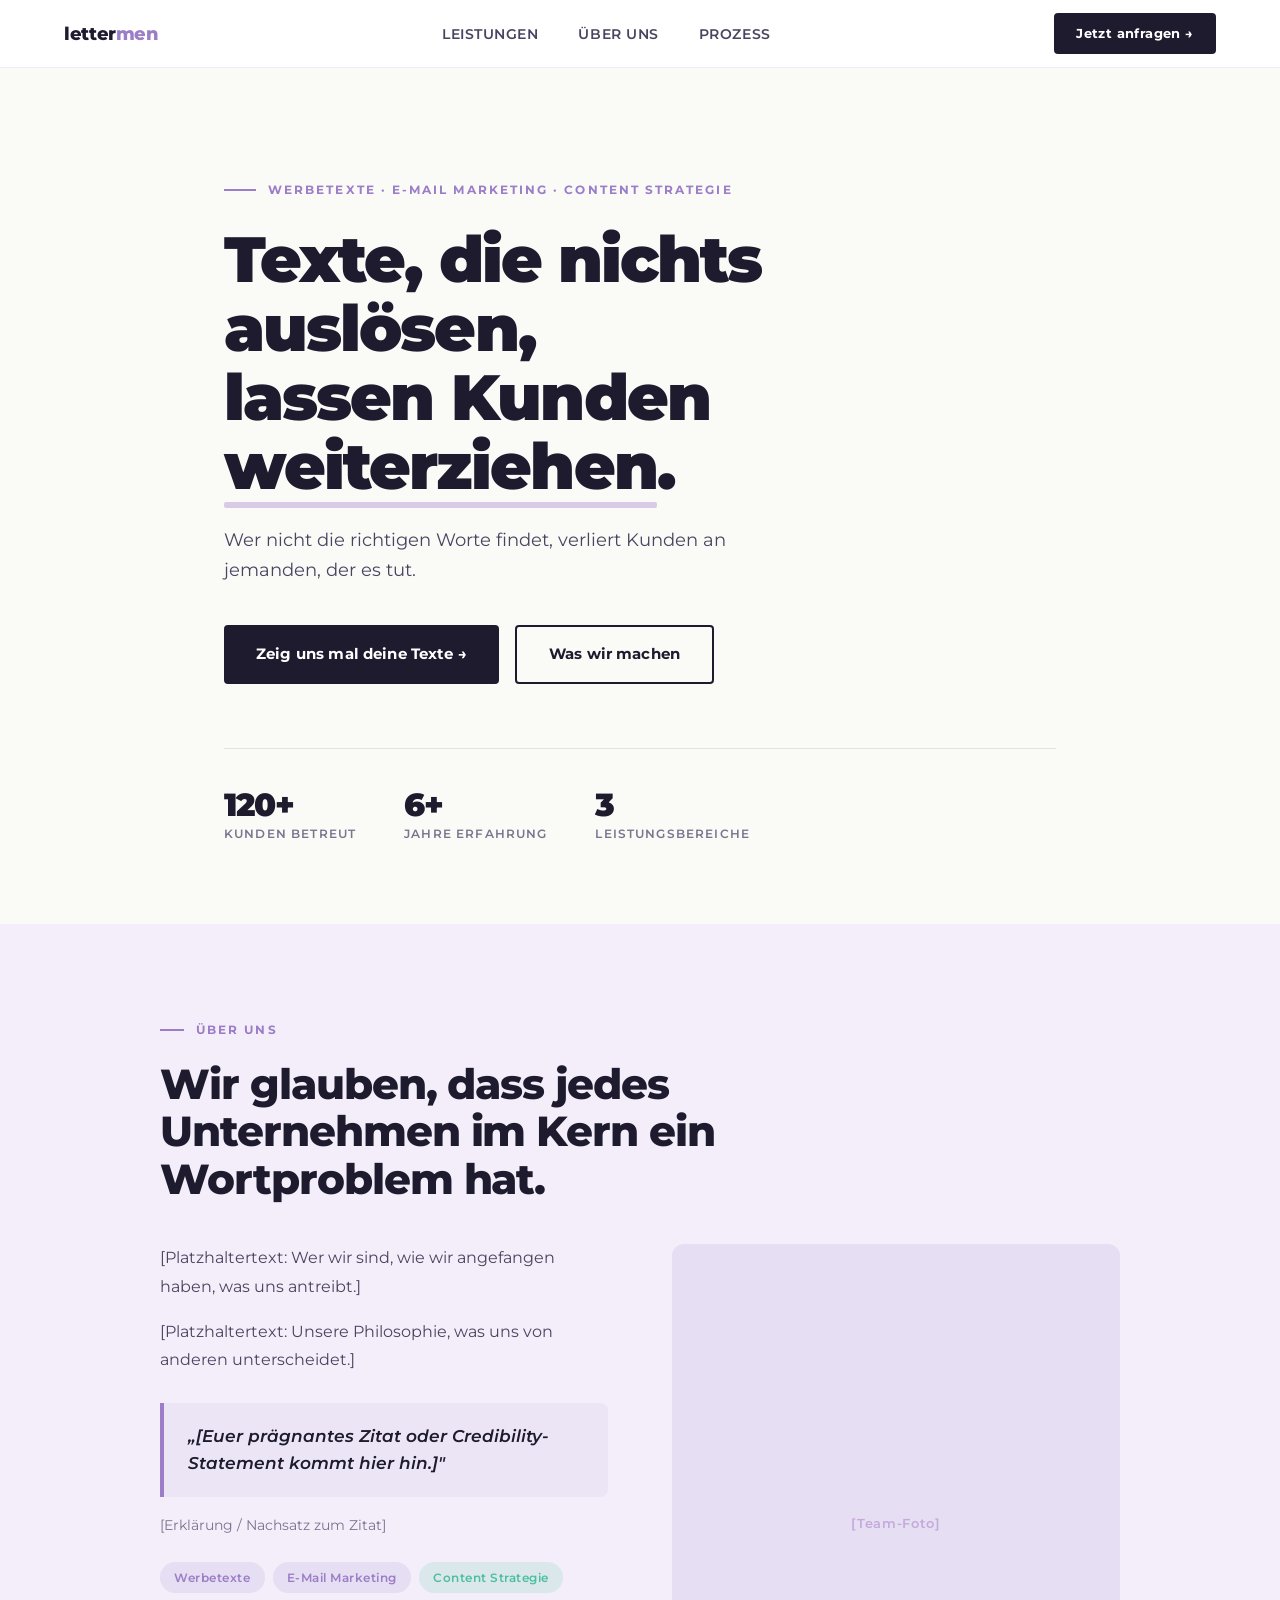
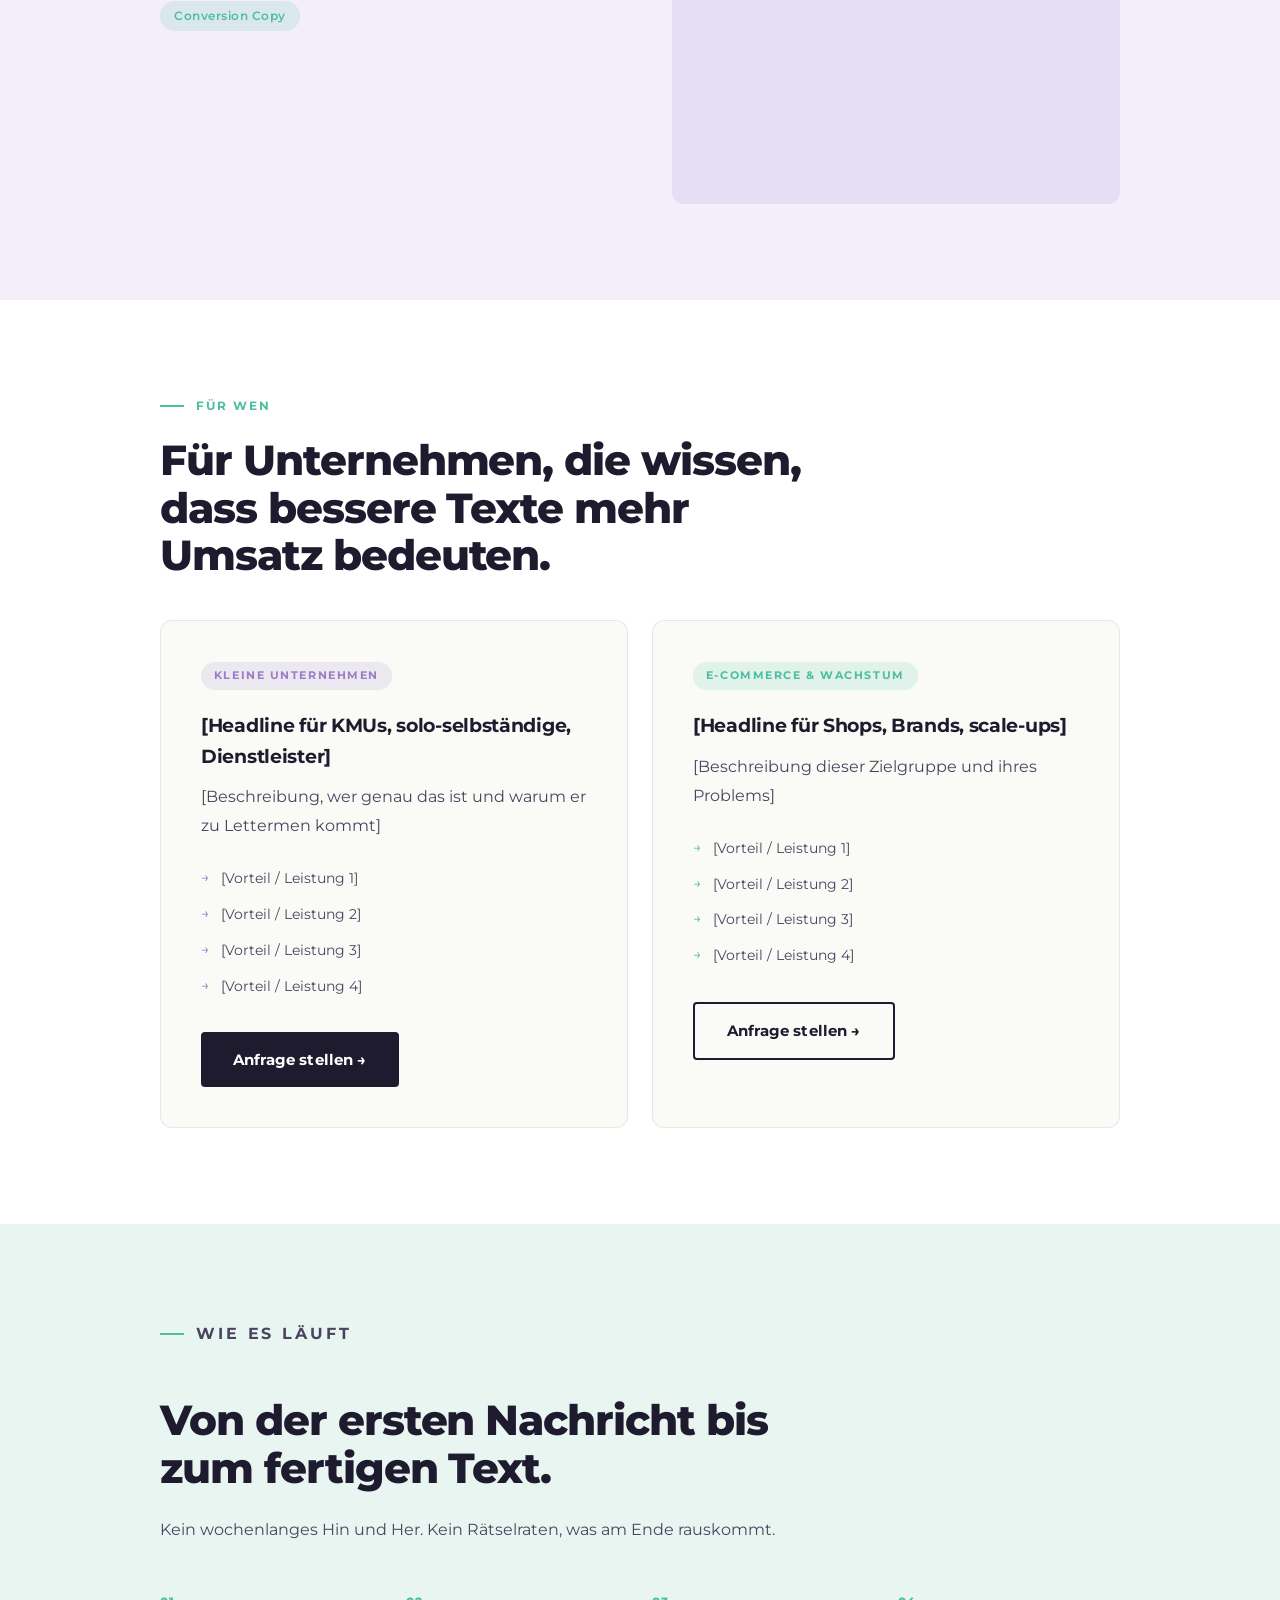
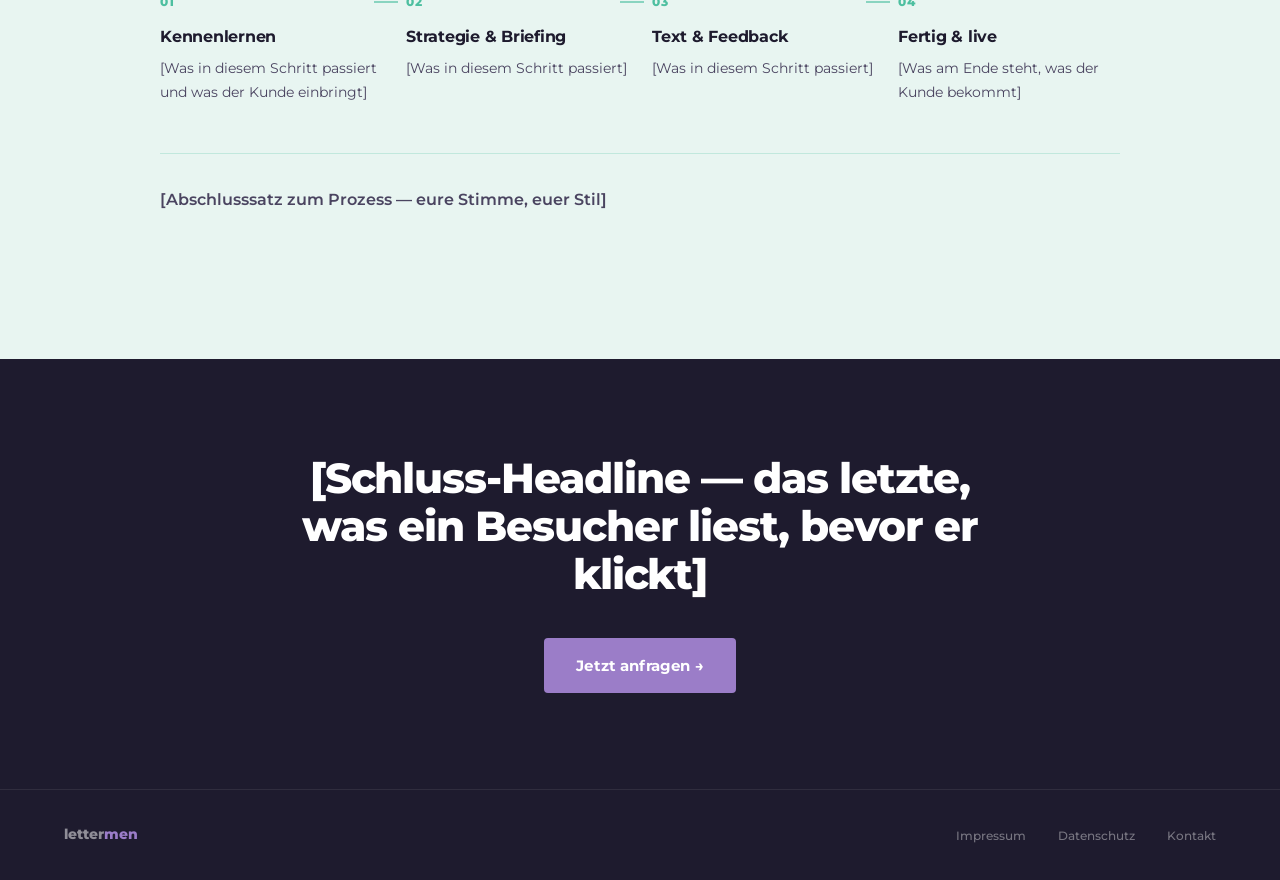
<file: inex.html>
<!DOCTYPE html>
<html lang="de">
<head>
  <meta charset="UTF-8" />
  <meta name="viewport" content="width=device-width, initial-scale=1.0" />
  <title>Lettermen Copywriting</title>
  <link rel="preconnect" href="https://fonts.googleapis.com" />
  <link rel="preconnect" href="https://fonts.gstatic.com" crossorigin />
  <link href="https://fonts.googleapis.com/css2?family=Montserrat:wght@400;500;600;700;800;900&display=swap" rel="stylesheet" />
  <style>
    *, *::before, *::after { box-sizing: border-box; margin: 0; padding: 0; }

    :root {
      --flieder:       #9B7DC8;
      --flieder-light: #F3EEF9;
      --flieder-mid:   #C4AADC;
      --mint:          #4DBFA0;
      --mint-light:    #E8F5F1;
      --mint-mid:      #89D4C0;
      --cream:         #FAFAF7;
      --ink:           #1E1B2E;
      --ink-mid:       #4A4460;
      --ink-light:     #7A748F;
      --white:         #FFFFFF;
    }

    html { scroll-behavior: smooth; }

    body {
      font-family: 'Montserrat', sans-serif;
      background: var(--cream);
      color: var(--ink);
      line-height: 1.6;
    }

    /* ── NAV ── */
    nav {
      position: sticky;
      top: 0;
      z-index: 100;
      background: var(--white);
      border-bottom: 1px solid rgba(155,125,200,0.15);
      padding: 0 5vw;
      height: 68px;
      display: flex;
      align-items: center;
      justify-content: space-between;
    }
    .nav-logo {
      font-size: 1.15rem;
      font-weight: 800;
      color: var(--ink);
      letter-spacing: -0.02em;
      text-decoration: none;
    }
    .nav-logo span { color: var(--flieder); }
    .nav-links {
      display: flex;
      gap: 2.5rem;
      list-style: none;
    }
    .nav-links a {
      font-size: 0.85rem;
      font-weight: 600;
      color: var(--ink-mid);
      text-decoration: none;
      letter-spacing: 0.04em;
      text-transform: uppercase;
      transition: color 0.2s;
    }
    .nav-links a:hover { color: var(--flieder); }
    .nav-cta {
      background: var(--ink);
      color: var(--white);
      padding: 0.6rem 1.4rem;
      border-radius: 4px;
      font-size: 0.82rem;
      font-weight: 700;
      text-decoration: none;
      letter-spacing: 0.03em;
      transition: background 0.2s;
    }
    .nav-cta:hover { background: var(--flieder); }

    /* ── HERO ── */
    .hero {
      padding: 7rem 5vw 5rem;
      max-width: 960px;
      margin: 0 auto;
    }
    .hero-eyebrow {
      font-size: 0.72rem;
      font-weight: 700;
      letter-spacing: 0.18em;
      text-transform: uppercase;
      color: var(--flieder);
      margin-bottom: 1.5rem;
      display: flex;
      align-items: center;
      gap: 0.75rem;
    }
    .hero-eyebrow::before {
      content: '';
      display: inline-block;
      width: 2rem;
      height: 2px;
      background: var(--flieder);
    }
    .hero h1 {
      font-size: clamp(2.4rem, 5.5vw, 4rem);
      font-weight: 900;
      line-height: 1.08;
      letter-spacing: -0.03em;
      color: var(--ink);
      max-width: 820px;
      margin-bottom: 1.5rem;
    }
    .hero h1 .underline-flieder {
      position: relative;
      display: inline;
    }
    .hero h1 .underline-flieder::after {
      content: '';
      position: absolute;
      left: 0;
      bottom: -3px;
      width: 100%;
      height: 6px;
      background: var(--flieder-mid);
      border-radius: 2px;
      opacity: 0.6;
      z-index: -1;
    }
    .hero h1 .underline-mint {
      position: relative;
      display: inline;
    }
    .hero h1 .underline-mint::after {
      content: '';
      position: absolute;
      left: 0;
      bottom: -3px;
      width: 100%;
      height: 6px;
      background: var(--mint-mid);
      border-radius: 2px;
      opacity: 0.6;
      z-index: -1;
    }
    .hero-sub {
      font-size: 1.1rem;
      font-weight: 400;
      color: var(--ink-mid);
      max-width: 580px;
      margin-bottom: 2.5rem;
      line-height: 1.7;
    }
    .btn-primary {
      display: inline-flex;
      align-items: center;
      gap: 0.5rem;
      background: var(--ink);
      color: var(--white);
      padding: 0.95rem 2rem;
      border-radius: 4px;
      font-size: 0.95rem;
      font-weight: 700;
      text-decoration: none;
      letter-spacing: 0.01em;
      transition: background 0.2s, transform 0.15s;
    }
    .btn-primary:hover { background: var(--flieder); transform: translateY(-1px); }
    .btn-secondary {
      display: inline-flex;
      align-items: center;
      gap: 0.5rem;
      background: transparent;
      color: var(--ink);
      padding: 0.95rem 2rem;
      border-radius: 4px;
      border: 2px solid var(--ink);
      font-size: 0.95rem;
      font-weight: 700;
      text-decoration: none;
      letter-spacing: 0.01em;
      transition: border-color 0.2s, color 0.2s;
    }
    .btn-secondary:hover { border-color: var(--mint); color: var(--mint); }
    .hero-cta-row {
      display: flex;
      gap: 1rem;
      flex-wrap: wrap;
      margin-bottom: 4rem;
    }
    .hero-stats {
      display: flex;
      gap: 3rem;
      flex-wrap: wrap;
      border-top: 1px solid rgba(30,27,46,0.1);
      padding-top: 2.5rem;
    }
    .stat-item {}
    .stat-number {
      font-size: 2rem;
      font-weight: 900;
      color: var(--ink);
      letter-spacing: -0.03em;
      line-height: 1;
    }
    .stat-label {
      font-size: 0.72rem;
      font-weight: 600;
      text-transform: uppercase;
      letter-spacing: 0.1em;
      color: var(--ink-light);
      margin-top: 0.3rem;
    }

    /* ── SECTIONS ── */
    section {
      padding: 6rem 5vw;
    }
    .section-inner {
      max-width: 960px;
      margin: 0 auto;
    }
    .section-label {
      font-size: 0.72rem;
      font-weight: 700;
      letter-spacing: 0.18em;
      text-transform: uppercase;
      color: var(--flieder);
      margin-bottom: 1.25rem;
      display: flex;
      align-items: center;
      gap: 0.75rem;
    }
    .section-label::before {
      content: '';
      display: inline-block;
      width: 1.5rem;
      height: 2px;
      background: var(--flieder);
    }
    .section-label.mint { color: var(--mint); }
    .section-label.mint::before { background: var(--mint); }

    section h2 {
      font-size: clamp(1.8rem, 3.5vw, 2.6rem);
      font-weight: 800;
      letter-spacing: -0.025em;
      line-height: 1.15;
      color: var(--ink);
      max-width: 680px;
      margin-bottom: 1.5rem;
    }
    section h3 {
      font-size: 1.2rem;
      font-weight: 700;
      letter-spacing: -0.015em;
      color: var(--ink);
      margin-bottom: 0.75rem;
    }
    section p {
      color: var(--ink-mid);
      font-size: 1rem;
      line-height: 1.8;
    }

    /* ── ABOUT ── */
    .about { background: var(--flieder-light); }
    .about-grid {
      display: grid;
      grid-template-columns: 1fr 1fr;
      gap: 4rem;
      align-items: start;
      margin-top: 2.5rem;
    }
    .about-left p + p { margin-top: 1rem; }
    .about-blockquote {
      border-left: 4px solid var(--flieder);
      padding: 1.25rem 1.5rem;
      margin: 1.75rem 0 1rem;
      background: rgba(155,125,200,0.08);
      border-radius: 0 8px 8px 0;
    }
    .about-blockquote p {
      font-size: 1.05rem;
      font-weight: 600;
      font-style: italic;
      color: var(--ink);
      line-height: 1.6;
    }
    .about-tags {
      display: flex;
      flex-wrap: wrap;
      gap: 0.5rem;
      margin-top: 1.5rem;
    }
    .tag {
      font-size: 0.75rem;
      font-weight: 600;
      letter-spacing: 0.04em;
      padding: 0.35rem 0.9rem;
      border-radius: 100px;
      background: rgba(155,125,200,0.15);
      color: var(--flieder);
    }
    .tag.mint {
      background: rgba(77,191,160,0.15);
      color: var(--mint);
    }
    .about-image-box {
      background: rgba(155,125,200,0.15);
      border-radius: 12px;
      aspect-ratio: 4/5;
      display: flex;
      align-items: center;
      justify-content: center;
      color: var(--flieder-mid);
      font-size: 0.8rem;
      font-weight: 600;
      letter-spacing: 0.05em;
    }
    .about-image-box img {
      width: 100%;
      height: 100%;
      object-fit: cover;
      border-radius: 12px;
    }

    /* ── FÜR WEN ── */
    .fuer-wen { background: var(--white); }
    .cards-grid {
      display: grid;
      grid-template-columns: 1fr 1fr;
      gap: 1.5rem;
      margin-top: 2.5rem;
    }
    .card {
      background: var(--cream);
      border: 1.5px solid rgba(30,27,46,0.08);
      border-radius: 12px;
      padding: 2.5rem;
    }
    .card-tag {
      font-size: 0.7rem;
      font-weight: 700;
      letter-spacing: 0.14em;
      text-transform: uppercase;
      padding: 0.3rem 0.8rem;
      border-radius: 100px;
      display: inline-block;
      margin-bottom: 1.25rem;
    }
    .card-tag.flieder {
      background: rgba(155,125,200,0.15);
      color: var(--flieder);
    }
    .card-tag.mint {
      background: rgba(77,191,160,0.15);
      color: var(--mint);
    }
    .card ul {
      list-style: none;
      margin: 1.25rem 0 1.75rem;
    }
    .card ul li {
      font-size: 0.9rem;
      color: var(--ink-mid);
      padding: 0.4rem 0;
      padding-left: 1.25rem;
      position: relative;
    }
    .card ul li::before {
      content: '→';
      position: absolute;
      left: 0;
      color: var(--flieder);
      font-size: 0.85rem;
    }
    .card.mint-card ul li::before { color: var(--mint); }

    /* ── ABLAUF ── */
    .ablauf { background: var(--mint-light); }
    .ablauf .section-inner > p {
      font-size: 1rem;
      color: var(--ink-mid);
      margin-bottom: 3rem;
    }
    .steps {
      display: grid;
      grid-template-columns: repeat(4, 1fr);
      gap: 1.5rem;
      margin-top: 2.5rem;
    }
    .step {
      position: relative;
    }
    .step-number {
      font-size: 0.72rem;
      font-weight: 800;
      letter-spacing: 0.12em;
      color: var(--mint);
      margin-bottom: 0.75rem;
    }
    .step h3 {
      font-size: 1rem;
      font-weight: 700;
      color: var(--ink);
      margin-bottom: 0.5rem;
    }
    .step p {
      font-size: 0.88rem;
      color: var(--ink-mid);
      line-height: 1.7;
    }
    .step-connector {
      position: absolute;
      top: 0.5rem;
      right: -1rem;
      width: 1.5rem;
      height: 2px;
      background: var(--mint-mid);
    }
    .step:last-child .step-connector { display: none; }
    .ablauf-coda {
      margin-top: 3rem;
      font-size: 1rem;
      font-weight: 600;
      color: var(--ink);
      padding-top: 2rem;
      border-top: 1px solid rgba(77,191,160,0.25);
    }

    /* ── ABSCHLUSS CTA ── */
    .abschluss {
      background: var(--ink);
      text-align: center;
    }
    .abschluss h2 {
      color: var(--white);
      margin: 0 auto 2.5rem;
      max-width: 700px;
    }
    .abschluss .btn-primary {
      background: var(--flieder);
    }
    .abschluss .btn-primary:hover {
      background: var(--white);
      color: var(--ink);
    }

    /* ── FOOTER ── */
    footer {
      background: var(--ink);
      border-top: 1px solid rgba(255,255,255,0.08);
      padding: 2rem 5vw;
      display: flex;
      align-items: center;
      justify-content: space-between;
    }
    .footer-logo {
      font-size: 0.9rem;
      font-weight: 800;
      color: rgba(255,255,255,0.5);
      text-decoration: none;
    }
    .footer-logo span { color: var(--flieder); }
    .footer-links {
      display: flex;
      gap: 2rem;
      list-style: none;
    }
    .footer-links a {
      font-size: 0.78rem;
      font-weight: 500;
      color: rgba(255,255,255,0.4);
      text-decoration: none;
      transition: color 0.2s;
    }
    .footer-links a:hover { color: rgba(255,255,255,0.8); }

    /* ── RESPONSIVE ── */
    @media (max-width: 720px) {
      .about-grid { grid-template-columns: 1fr; gap: 2rem; }
      .about-image-box { aspect-ratio: 3/2; }
      .cards-grid { grid-template-columns: 1fr; }
      .steps { grid-template-columns: 1fr 1fr; }
      .step-connector { display: none; }
      nav { padding: 0 1.25rem; }
      .nav-links { display: none; }
      .hero { padding: 4rem 1.25rem 3rem; }
      section { padding: 4rem 1.25rem; }
      .hero-stats { gap: 1.75rem; }
      footer { flex-direction: column; gap: 1.25rem; }
    }
    @media (max-width: 480px) {
      .steps { grid-template-columns: 1fr; }
    }
  </style>
</head>
<body>

  <!-- NAV -->
  <nav>
    <a href="#" class="nav-logo">letter<span>men</span></a>
    <ul class="nav-links">
      <li><a href="#leistungen">Leistungen</a></li>
      <li><a href="#ueber-uns">Über uns</a></li>
      <li><a href="#prozess">Prozess</a></li>
    </ul>
    <a href="#kontakt" class="nav-cta">Jetzt anfragen →</a>
  </nav>

  <!-- HERO -->
  <section class="hero" style="padding-top: 7rem; padding-bottom: 5rem;">
    <p class="hero-eyebrow">Werbetexte · E-Mail Marketing · Content Strategie</p>
    <h1>
      Texte, die nichts auslösen,<br>
      lassen Kunden <span class="underline-flieder">weiterziehen</span>.
    </h1>
    <p class="hero-sub">
      Wer nicht die richtigen Worte findet, verliert Kunden an jemanden, der es tut.
    </p>
    <div class="hero-cta-row">
      <a href="#kontakt" class="btn-primary">Zeig uns mal deine Texte →</a>
      <a href="#leistungen" class="btn-secondary">Was wir machen</a>
    </div>
    <div class="hero-stats">
      <div class="stat-item">
        <div class="stat-number">120+</div>
        <div class="stat-label">Kunden betreut</div>
      </div>
      <div class="stat-item">
        <div class="stat-number">6+</div>
        <div class="stat-label">Jahre Erfahrung</div>
      </div>
      <div class="stat-item">
        <div class="stat-number">3</div>
        <div class="stat-label">Leistungsbereiche</div>
      </div>
    </div>
  </section>

  <!-- ÜBER UNS -->
  <section class="about" id="ueber-uns">
    <div class="section-inner">
      <p class="section-label">Über uns</p>
      <h2>Wir glauben, dass jedes Unternehmen im Kern ein Wortproblem hat.</h2>
      <div class="about-grid">
        <div class="about-left">
          <p>
            [Platzhaltertext: Wer wir sind, wie wir angefangen haben, was uns antreibt.]
          </p>
          <p>
            [Platzhaltertext: Unsere Philosophie, was uns von anderen unterscheidet.]
          </p>
          <div class="about-blockquote">
            <p>„[Euer prägnantes Zitat oder Credibility-Statement kommt hier hin.]"</p>
          </div>
          <p style="font-size: 0.88rem; color: var(--ink-light);">[Erklärung / Nachsatz zum Zitat]</p>
          <div class="about-tags">
            <span class="tag">Werbetexte</span>
            <span class="tag">E-Mail Marketing</span>
            <span class="tag mint">Content Strategie</span>
            <span class="tag mint">Conversion Copy</span>
          </div>
        </div>
        <div class="about-image-box">
          <span>[Team-Foto]</span>
        </div>
      </div>
    </div>
  </section>

  <!-- FÜR WEN -->
  <section class="fuer-wen" id="leistungen">
    <div class="section-inner">
      <p class="section-label mint">Für wen</p>
      <h2>Für Unternehmen, die wissen, dass bessere Texte mehr Umsatz bedeuten.</h2>
      <div class="cards-grid">
        <div class="card">
          <span class="card-tag flieder">Kleine Unternehmen</span>
          <h3>[Headline für KMUs, solo-selbständige, Dienstleister]</h3>
          <p>[Beschreibung, wer genau das ist und warum er zu Lettermen kommt]</p>
          <ul>
            <li>[Vorteil / Leistung 1]</li>
            <li>[Vorteil / Leistung 2]</li>
            <li>[Vorteil / Leistung 3]</li>
            <li>[Vorteil / Leistung 4]</li>
          </ul>
          <a href="#kontakt" class="btn-primary">Anfrage stellen →</a>
        </div>
        <div class="card mint-card">
          <span class="card-tag mint">E-Commerce & Wachstum</span>
          <h3>[Headline für Shops, Brands, scale-ups]</h3>
          <p>[Beschreibung dieser Zielgruppe und ihres Problems]</p>
          <ul>
            <li>[Vorteil / Leistung 1]</li>
            <li>[Vorteil / Leistung 2]</li>
            <li>[Vorteil / Leistung 3]</li>
            <li>[Vorteil / Leistung 4]</li>
          </ul>
          <a href="#kontakt" class="btn-secondary">Anfrage stellen →</a>
        </div>
      </div>
    </div>
  </section>

  <!-- ABLAUF -->
  <section class="ablauf" id="prozess">
    <div class="section-inner">
      <p class="section-label mint">Wie es läuft</p>
      <h2>Von der ersten Nachricht bis zum fertigen Text.</h2>
      <p>Kein wochenlanges Hin und Her. Kein Rätselraten, was am Ende rauskommt.</p>
      <div class="steps">
        <div class="step">
          <div class="step-number">01</div>
          <h3>Kennenlernen</h3>
          <p>[Was in diesem Schritt passiert und was der Kunde einbringt]</p>
          <div class="step-connector"></div>
        </div>
        <div class="step">
          <div class="step-number">02</div>
          <h3>Strategie & Briefing</h3>
          <p>[Was in diesem Schritt passiert]</p>
          <div class="step-connector"></div>
        </div>
        <div class="step">
          <div class="step-number">03</div>
          <h3>Text & Feedback</h3>
          <p>[Was in diesem Schritt passiert]</p>
          <div class="step-connector"></div>
        </div>
        <div class="step">
          <div class="step-number">04</div>
          <h3>Fertig & live</h3>
          <p>[Was am Ende steht, was der Kunde bekommt]</p>
        </div>
      </div>
      <p class="ablauf-coda">[Abschlusssatz zum Prozess — eure Stimme, euer Stil]</p>
    </div>
  </section>

  <!-- ABSCHLUSS CTA -->
  <section class="abschluss" id="kontakt">
    <div class="section-inner">
      <h2>[Schluss-Headline — das letzte, was ein Besucher liest, bevor er klickt]</h2>
      <a href="mailto:hallo@lettermencopy.de" class="btn-primary">Jetzt anfragen →</a>
    </div>
  </section>

  <!-- FOOTER -->
  <footer>
    <a href="#" class="footer-logo">letter<span>men</span></a>
    <ul class="footer-links">
      <li><a href="#">Impressum</a></li>
      <li><a href="#">Datenschutz</a></li>
      <li><a href="#">Kontakt</a></li>
    </ul>
  </footer>

</body>
</html>
</file>
<file: styles.css>
*, *::before, *::after { box-sizing: border-box; margin: 0; padding: 0; }

  :root {
    --flieder:       #9B7DC8;
    --flieder-light: #F3EEF9;
    --flieder-mid:   #C4AADC;
    --mint:          #4DBFA0;
    --mint-light:    #E8F5F1;
    --mint-mid:      #89D4C0;
    --cream:         #FAFAF7;
    --ink:           #1A1728;
    --ink-mid:       #4A4460;
    --ink-light:     #7A748F;
    --white:         #FFFFFF;
    --terra:         #C96A3A;
    --terra-light:   #FBEAE0;
  }

  html { scroll-behavior: smooth; overflow-x: clip; }
/* ── BACK TO TOP ── */
.back-to-top { position: fixed; bottom: 2rem; right: 2rem; z-index: 90; width: 54px; height: 54px; border-radius: 50%; background: var(--mint-light); box-shadow: 0 6px 16px rgba(30,27,46,0.12); border: none; cursor: pointer; display: flex; align-items: center; justify-content: center; opacity: 0; transform: translateY(12px); pointer-events: none; transition: opacity 0.3s ease, transform 0.3s ease, background 0.2s ease, width 0.2s ease, height 0.2s ease, box-shadow 0.2s ease; }
.back-to-top.is-visible { opacity: 1; transform: translateY(0); pointer-events: auto; animation: backToTopFloat 2.6s ease-in-out infinite; }
.back-to-top:hover { background: #DBEEE7; width: 58px; height: 58px; box-shadow: 0 8px 18px rgba(30,27,46,0.16); animation-play-state: paused; }
.back-to-top svg { stroke: var(--mint); }
@keyframes backToTopFloat { 0%, 100% { transform: translateY(0); } 50% { transform: translateY(-7px); } }
@media (prefers-reduced-motion: reduce) { .back-to-top.is-visible { animation: none; } .back-to-top { transition: opacity 0.2s ease; } }
@media (max-width: 600px) { .back-to-top { bottom: 1.25rem; right: 1.25rem; width: 48px; height: 48px; } }
  body {
  font-family: 'Montserrat', sans-serif;
  background: var(--cream);
  color: var(--ink);
  line-height: 1.6;
  overflow-x: clip;
}

  /* ── NAV (hell, sticky, dunkles Logo-Badge) ── */
  nav {
    position: sticky; top: 0; z-index: 100;
    padding: 0 5vw; height: 76px;
    display: flex; align-items: center; justify-content: space-between;
    background: rgba(250,250,247,0.92);
    backdrop-filter: blur(14px);
    border-bottom: 1px solid rgba(155,125,200,0.14);
  }
  .nav-logo { display: flex; align-items: center; }
  .nav-logo img { height: 34px; width: auto; display: block; }
  .nav-links { display: flex; gap: 2.25rem; list-style: none; }
  .nav-links a { font-size: 0.72rem; font-weight: 600; color: var(--ink-mid); text-decoration: none; letter-spacing: 0.08em; text-transform: uppercase; transition: color 0.2s; }
  .nav-links a:hover { color: var(--mint); }
  .nav-cta { background: var(--terra); color: var(--white); padding: 0.6rem 1.35rem; border-radius: 100px; font-size: 0.78rem; font-weight: 700; text-decoration: none; box-shadow: 0 4px 16px rgba(0,0,0,0.22); transition: transform 0.2s; white-space: nowrap; }
  .nav-cta:hover { transform: translateY(-1px); }
.nav-burger { display: none; width: 42px; height: 42px; border: 0; background: transparent; padding: 8px; cursor: pointer; flex-shrink: 0; }
.nav-burger span { display: block; width: 24px; height: 2px; margin: 5px auto; background: var(--ink); border-radius: 2px; transition: transform 0.25s ease, opacity 0.25s ease; }
.mobile-nav { display: none; }
.nav-burger.is-open span:nth-child(1) { transform: translateY(7px) rotate(45deg); }
.nav-burger.is-open span:nth-child(2) { opacity: 0; }
.nav-burger.is-open span:nth-child(3) { transform: translateY(-7px) rotate(-45deg); }

  @media (max-width: 768px) {
  nav { height: 68px; padding: 0 1.1rem; }
  .nav-logo { min-width: 0; flex: 1 1 auto; }
  .nav-logo img { height: 32px; max-width: 100%; object-fit: contain; object-position: left center; }
  .nav-links, .nav-cta { display: none; }
  .nav-burger { display: block; }
  .mobile-nav { position: absolute; top: 68px; left: 0; right: 0; display: flex; flex-direction: column; gap: 0; padding: 0.7rem 1.1rem 1rem; background: rgba(255,255,255,0.98); border-top: 1px solid rgba(30,27,46,0.08); box-shadow: 0 12px 24px rgba(30,27,46,0.08); opacity: 0; visibility: hidden; transform: translateY(-8px); pointer-events: none; transition: opacity 0.25s ease, transform 0.25s ease, visibility 0.25s ease; }
  .mobile-nav.is-open { opacity: 1; visibility: visible; transform: translateY(0); pointer-events: auto; }
  .mobile-nav a { padding: 0.9rem 0; border-bottom: 1px solid rgba(30,27,46,0.08); font-size: 0.78rem; font-weight: 700; letter-spacing: 0.08em; text-transform: uppercase; color: var(--ink); text-decoration: none; }
  .mobile-nav a:last-child { border-bottom: 0; }
}
  /* ── BUTTONS ── */
  .btn-terra { display: inline-flex; align-items: center; gap: 0.4rem; background: var(--terra); color: var(--white); padding: 0.9rem 1.8rem; border-radius: 100px; font-size: 0.88rem; font-weight: 700; text-decoration: none; box-shadow: 0 6px 22px rgba(0,0,0,0.22); transition: transform 0.2s; border: none; cursor: pointer; }
  .btn-terra:hover { transform: translateY(-2px); }
  .btn-outline { display: inline-flex; align-items: center; gap: 0.4rem; background: transparent; color: var(--ink-mid); padding: 0.9rem 1.8rem; border-radius: 100px; border: 1.5px solid rgba(30,27,46,0.15); font-size: 0.88rem; font-weight: 600; text-decoration: none; transition: border-color 0.2s, color 0.2s; }
  .btn-outline:hover { border-color: var(--flieder); color: var(--flieder); }
  .btn-flieder { display: inline-flex; align-items: center; gap: 0.4rem; background: var(--flieder); color: var(--white); padding: 1rem 2.2rem; border-radius: 100px; font-size: 0.95rem; font-weight: 700; text-decoration: none; box-shadow: 0 8px 26px rgba(0,0,0,0.22); transition: transform 0.2s; }
  .btn-flieder:hover { transform: translateY(-2px); }
  .btn-link { display: inline-flex; align-items: center; gap: 0.5rem; font-size: 0.86rem; font-weight: 700; color: var(--flieder); text-decoration: none; transition: gap 0.2s; }
  .btn-link:hover { gap: 0.75rem; }
/* ── LABEL ── */
  .label { font-size: 0.65rem; font-weight: 700; letter-spacing: 0.2em; text-transform: uppercase; color: var(--flieder); margin-bottom: 1.25rem; display: flex; align-items: center; gap: 0.75rem; }
  .label::before { content: ''; width: 1.5rem; height: 1px; background: var(--flieder); display: inline-block; }
  .label.mint { color: var(--mint); }
  .label.mint::before { background: var(--mint); }

  /* ── SEKTIONEN ── */
  .section { padding: 5.5rem 5vw 4.5rem; position: relative; }
  .inner { max-width: 1100px; margin: 0 auto; position: relative; z-index: 1; }
  h2 { font-size: clamp(1.8rem, 3vw, 2.5rem); font-weight: 800; letter-spacing: -0.025em; line-height: 1.18; color: var(--ink); }
  .section-lede { font-size: 1rem; color: var(--ink-mid); line-height: 1.85; max-width: 820px; margin-top: 1.25rem; }
  .section p.body { font-size: 0.95rem; color: var(--ink-mid); line-height: 1.9; max-width: 820px; }
  .section p.body + p.body { margin-top: 1.1rem; }
  .body b, .section-lede b, .hero-sub b, .loesung-note b, .step p b, .faq-item p b { color: var(--ink); font-weight: 700; }
  .cta-row-inline { margin-top: 2rem; display: flex; gap: 1rem; flex-wrap: wrap; align-items: center; }

  /* ══════ 1. HERO – cream ══════ */
  .hero { position: relative; min-height: 72vh; padding: 0; overflow: hidden; display: flex; align-items: center; }
  .hero-bg { position: absolute; inset: 0; z-index: 0; }
  .hero-bg img { width: 100%; height: 100%; object-fit: cover; object-position: center 40%; display: block; }
  .hero-scrim { position: absolute; inset: 0; z-index: 1; background: linear-gradient(100deg, rgba(250,250,247,0.9) 0%, rgba(250,250,247,0.8) 27%, rgba(250,250,247,0.5) 46%, rgba(250,250,247,0.14) 64%, rgba(250,250,247,0) 76%); }
  .hero-scrim-bottom { position: absolute; inset: 0; z-index: 1; background: linear-gradient(0deg, rgba(250,250,247,0.9) 0%, rgba(250,250,247,0.55) 24%, rgba(250,250,247,0) 46%); display: none; }
  .hero-inner { max-width: 1450px; margin: 0 auto; width: 100%; position: relative; z-index: 2; padding: 5rem 3vw 3.5rem; }
  .hero-content { max-width: 820px; }
  .hero-eyebrow { font-size: 0.65rem; font-weight: 700; letter-spacing: 0.2em; text-transform: uppercase; color: var(--flieder); margin-bottom: 1.75rem; display: flex; align-items: center; gap: 0.75rem; }
  .hero-eyebrow::before { content: ''; width: 2rem; height: 1px; background: var(--flieder); }
  .hero h1 { max-width: 820px; font-size: clamp(2.3rem, 4.2vw, 3.6rem); font-weight: 800; line-height: 1.12; letter-spacing: -0.03em; color: var(--ink); margin-bottom: 1.5rem; }
  .hero-sub { font-size: 1.05rem; color: var(--ink-mid); max-width: 900px; line-height: 1.75; margin-bottom: 2.5rem; }
  .hero-cta-row { display: flex; gap: 1rem; flex-wrap: wrap; margin-bottom: 2.25rem; }
  .hero-trust { font-size: 0.8rem; color: var(--ink-light); max-width: 420px; padding-top: 1.5rem; border-top: 1px solid rgba(155,125,200,0.18); line-height: 1.6; }
  .hero-glass { position: absolute; z-index: 2; right: 5vw; bottom: 2.5rem; background: rgba(255,255,255,0.92); backdrop-filter: blur(16px); border: 1px solid rgba(255,255,255,0.7); border-radius: 16px; padding: 1.1rem 1.3rem; box-shadow: 0 12px 36px rgba(30,27,46,0.12); display: flex; flex-direction: column; gap: 0.5rem; max-width: 230px; }
  .glass-stars { color: #F0B429; font-size: 0.7rem; letter-spacing: 0.1em; }
  .glass-quote { font-size: 0.82rem; font-weight: 600; font-style: italic; color: var(--ink); line-height: 1.5; }
.glass-name { font-size: 0.8rem; font-weight: 700; color: var(--ink); }
  .glass-sub { font-size: 0.65rem; color: var(--ink-light); }

  .marquee-strip { background: var(--flieder); padding: 0.75rem 0; overflow: hidden; white-space: nowrap; }
.marquee-inner { display: flex; width: max-content; animation: marquee 30s linear infinite; }
.marquee-group { display: flex; align-items: center; flex-shrink: 0; }
.marquee-group span { font-size: 0.8rem; font-weight: 700; letter-spacing: 0.16em; text-transform: uppercase; color: rgba(255,255,255,0.9); padding: 0 2.25rem; }
.marquee-group .dot { color: rgba(255,255,255,0.35); padding: 0 0.5rem; }
@keyframes marquee { 0% { transform: translateX(0); } 100% { transform: translateX(-50%); } }

  /* ══════ 2. COPYWRITING ERKLÄREN – white ══════ */
  .erklaeren { background: var(--white); position: relative; z-index: 1; }
  .erklaeren-blob { position: absolute; top: 3rem; left: -6rem; width: 340px; height: 340px; background: var(--mint-light); border-radius: 46% 54% 58% 42% / 55% 45% 55% 45%; opacity: 0.55; z-index: 0; pointer-events: none; }
  .erklaeren-intro-grid { display: grid; grid-template-columns: 1.3fr 0.7fr; gap: 3rem; align-items: start; }
  .erklaeren-sticky { background: var(--flieder-light); border-radius: 4px 22px 4px 22px; padding: 2.25rem 1.85rem; position: relative; transform: rotate(-2deg); box-shadow: 0 16px 36px rgba(155,125,200,0.2); margin-top: 0.5rem; }
  .erklaeren-sticky::before { content: ''; position: absolute; top: -11px; left: 50%; transform: translateX(-50%) rotate(-4deg); width: 62px; height: 22px; background: rgba(77,191,160,0.55); border: 1px solid rgba(255,255,255,0.55); }
  .erklaeren-sticky p { font-size: 1.05rem; font-weight: 700; font-style: italic; color: var(--ink); line-height: 1.55; }
  .erklaeren-pin-wrap { position: relative; margin: 1.5rem 0 2.25rem; }
.erklaeren-pin-inner { position: relative; }
.erklaeren-list { display: grid; grid-template-columns: 1fr 1fr; column-gap: 1.9rem; row-gap: 1.1rem; max-width: 760px; list-style: none; }
.erklaeren-list li { justify-self: start; display: inline-flex; align-items: center; gap: 0.55rem; font-weight: 700; font-size: 1.15rem; padding: 0.8rem 1.6rem; border-radius: 100px; white-space: nowrap; box-shadow: 0 10px 22px rgba(30,27,46,0.18); }
.erklaeren-check { flex-shrink: 0; width: 24px; height: 24px; border-radius: 50%; display: flex; align-items: center; justify-content: center; color: var(--white); font-size: 0.75rem; font-weight: 800; }
.erklaeren-list li:nth-of-type(6n+1), .erklaeren-list li:nth-of-type(6n+2) { background: var(--mint-light); color: #5C9686; }
.erklaeren-list li:nth-of-type(6n+1) .erklaeren-check, .erklaeren-list li:nth-of-type(6n+2) .erklaeren-check { background: #82C1AF; }
.erklaeren-list li:nth-of-type(6n+3), .erklaeren-list li:nth-of-type(6n+4) { background: var(--flieder-light); color: #8874A0; }
.erklaeren-list li:nth-of-type(6n+3) .erklaeren-check, .erklaeren-list li:nth-of-type(6n+4) .erklaeren-check { background: #B29FCF; }
.erklaeren-list li:nth-of-type(6n+5), .erklaeren-list li:nth-of-type(6n+6) { background: var(--terra-light); color: #B37E5E; }
.erklaeren-list li:nth-of-type(6n+5) .erklaeren-check, .erklaeren-list li:nth-of-type(6n+6) .erklaeren-check { background: #D6996F; }
.js-scrub .erklaeren-list li { will-change: transform, opacity; }
  .erklaeren-insight { margin-top: 2.75rem; max-width: 100%; }
  .erklaeren-insight p { font-size: clamp(1.5rem, 2.6vw, 2.1rem); font-weight: 800; color: var(--ink); line-height: 1.4; letter-spacing: -0.015em; }
  .erklaeren-insight mark { background: linear-gradient(120deg, rgba(155,125,200,0.38) 0%, rgba(155,125,200,0.38) 100%); background-repeat: no-repeat; background-size: 100% 42%; background-position: 0 88%; color: inherit; padding: 0 0.05em; }
  .erklaeren-kicker { font-size: 1.1rem; font-weight: 700; color: var(--ink); margin-top: 2.75rem; }
  .warum-eigentlich { font-size: clamp(1.5rem, 2.6vw, 2.1rem); font-weight: 800; color: var(--flieder); margin: 1.5rem 0 0; letter-spacing: -0.02em; }
  /* ══════ 3. DAS PROBLEM – flieder-light ══════ */
  .problem { background: var(--flieder-light); overflow: visible; position: relative; z-index: 2; }
  .problem.section { padding-bottom: 6rem; }
  .problem .inner { max-width: 1120px; }
  .problem-blob {
    position: absolute;
    top: -3rem;
    right: -7rem;
    width: 380px;
    height: 380px;
    background: rgba(155,125,200,0.16);
    border-radius: 55% 45% 60% 40%;
    z-index: 4;
    pointer-events: none;
  }
  .problem-blob-2 {
    position: absolute;
    bottom: -8rem;
    left: -8rem;
    width: 320px;
    height: 320px;
    background: rgba(77,191,160,0.12);
    border-radius: 48% 52% 40% 60%;
    z-index: 4;
    pointer-events: none;
  }

  .problem > .inner { position: relative; z-index: 5; }

  .problem-head { margin-bottom: 3.25rem; }
  .problem h2 { font-size: clamp(1.55rem, 2.5vw, 2.05rem); font-weight: 800; letter-spacing: -0.025em; line-height: 1.22; color: var(--ink); max-width: 860px; margin-bottom: 1.5rem; }
  .problem-intro-col { max-width: 920px; }
  .problem-intro-col p { font-size: 0.98rem; color: var(--ink-mid); line-height: 1.9; margin-bottom: 1rem; }
  .problem-intro-col p:last-child { margin-bottom: 0; }
  .problem .hl { color: var(--ink); font-weight: 700; }

  .problem-grid { display: grid; grid-template-columns: 1fr 1fr; gap: 2.75rem 1.75rem; margin-bottom: 3.5rem; padding: 0.5rem; }
  .problem-card { background: var(--white); border-radius: 4px 18px 18px 18px; padding: 1.85rem 1.85rem 1.6rem; box-shadow: 0 14px 34px rgba(30,27,46,0.09), 0 3px 10px rgba(30,27,46,0.05); position: relative; transition: transform 0.35s cubic-bezier(.2,.9,.3,1.3), box-shadow 0.35s; }
  .problem-card:nth-child(1) { transform: rotate(-1.4deg); }
  .problem-card:nth-child(2) { transform: rotate(1.1deg); }
  .problem-card:nth-child(3) { transform: rotate(0.9deg); }
  .problem-card:nth-child(4) { transform: rotate(-1.2deg); }
  .problem-card:hover { transform: rotate(0deg) translateY(-6px) scale(1.015); box-shadow: 0 22px 48px rgba(30,27,46,0.14), 0 6px 16px rgba(30,27,46,0.07); z-index: 3; }
  .problem-pin { position: absolute; top: -0.65rem; left: 1.6rem; width: 16px; height: 16px; border-radius: 50%; box-shadow: 0 3px 8px rgba(30,27,46,0.25), inset 0 -2px 3px rgba(0,0,0,0.15); }
  .problem-card:nth-child(odd) .problem-pin { background: var(--flieder); }
  .problem-card:nth-child(even) .problem-pin { background: var(--mint); }
  .problem-card-bg-num { position: absolute; top: 0.4rem; right: 0.9rem; font-size: 4.4rem; font-weight: 900; letter-spacing: -0.05em; color: rgba(30,27,46,0.045); line-height: 1; user-select: none; pointer-events: none; }
  .problem-tag { display: inline-block; font-size: 0.62rem; font-weight: 800; letter-spacing: 0.1em; text-transform: uppercase; padding: 0.28rem 0.75rem; border-radius: 100px; margin-bottom: 0.9rem; }
  .problem-card:nth-child(odd) .problem-tag { background: rgba(155,125,200,0.14); color: var(--flieder); }
  .problem-card:nth-child(even) .problem-tag { background: rgba(77,191,160,0.15); color: #2f8a72; }
  .problem-card h3 { font-size: 1.02rem; font-weight: 700; color: var(--ink); margin-bottom: 0.6rem; position: relative; z-index: 1; max-width: 88%; line-height: 1.35; }
  .problem-card p { font-size: 0.85rem; color: var(--ink-mid); line-height: 1.78; position: relative; z-index: 1; }
  .problem-card p strong { color: var(--ink); font-weight: 700; }

  .problem-outro-wrap { max-width: 980px; margin-bottom: 3rem; }
  .problem-outro p { font-size: 1rem; color: var(--ink-mid); line-height: 1.9; margin-bottom: 1.1rem; }
  .problem-outro p:last-child { margin-bottom: 0; }
  .problem-outro strong { color: var(--ink); font-weight: 700; }
  .problem-outro .kicker { font-size: 1.08rem; font-weight: 800; color: var(--ink); margin-bottom: 0.4rem; }
  .problem-glass { width: fit-content; max-width: 100%; background: rgba(255,255,255,0.55); backdrop-filter: blur(14px); border: 1px solid rgba(255,255,255,0.6); border-radius: 18px; padding: 0.9rem 1.5rem; box-shadow: 0 14px 36px rgba(30,27,46,0.08); font-size: 0.86rem; font-weight: 400; color: var(--ink-mid); line-height: 1.55; font-style: italic; transform: rotate(-0.8deg); margin: 0.25rem 0 1.4rem; }
  .problem-glass p { white-space: nowrap; font-size: inherit; color: inherit; line-height: inherit; margin-bottom: 0.3rem; }
  .problem-glass p:last-child { margin-bottom: 0; }
  .problem-glass strong { color: var(--ink); font-weight: 700; }

  .problem-final-cta { display: flex; align-items: center; max-width: 860px; flex-wrap: wrap; }
  .problem-cta-btn { line-height: 1.45; text-align: left; }
  .problem-cta-btn span { display: block; }
/* ══════ 4. LÖSUNG – white ══════ */
  .loesung { background: var(--white); position: relative; z-index: 1; }
  .loesung-blob-top {
  position: absolute;
  top: 2.5rem;
  right: 12%;
  width: 240px;
  height: 240px;
  background: rgba(77,191,160,0.14);
  border-radius: 46% 54% 58% 42%;
  z-index: 0;
  pointer-events: none;
}
  .loesung-grid { display: grid; grid-template-columns: 1.1fr 0.9fr; gap: 3rem; align-items: start; }
  .loesung-notes { display: grid; grid-template-columns: 1fr 1fr; gap: 1.1rem; margin: 1.75rem 0 2.25rem; }
  .loesung-note { background: var(--flieder-light); border-radius: 4px 18px 4px 18px; padding: 1.2rem 1.35rem; font-size: 0.86rem; color: var(--ink-mid); line-height: 1.65; box-shadow: 0 8px 22px rgba(155,125,200,0.16); position: relative; transition: transform 0.25s; }
.loesung-note b { color: var(--ink); }
  .loesung-note:nth-child(1) { transform: rotate(-1.5deg); }
  .loesung-note:nth-child(2) { transform: rotate(1deg); margin-top: 1.5rem; }
  .loesung-note:nth-child(3) { transform: rotate(1.5deg); background: var(--mint-light); }
  .loesung-note:nth-child(4) { transform: rotate(-1deg); margin-top: 1.5rem; }
  .loesung-note:nth-child(5) { grid-column: 1 / -1; transform: rotate(-0.5deg); background: var(--mint-light); }
  .loesung-note:hover { transform: rotate(0deg) translateY(-3px); }
  .loesung-visual { background: var(--flieder-light); border-radius: 24px; padding: 2.5rem; height: 100%; display: flex; align-items: center; justify-content: center; text-align: center; }
/* ── TESTIMONIAL CARD ── */
.testi-card { background: var(--mint-light); border-radius: 6px 26px 6px 26px; padding: 1.6rem 1.9rem 1.9rem; box-shadow: 6px 6px 0 rgba(30,27,46,0.1); transition: transform 0.25s, box-shadow 0.25s; transform: rotate(-1.3deg); }
.testi-card:hover { transform: rotate(-1.3deg) translateY(-4px); box-shadow: 8px 8px 0 rgba(30,27,46,0.13); }
.testi-duo .testi-card:nth-child(2) { transform: rotate(1.3deg); }
.testi-duo .testi-card:nth-child(2):hover { transform: rotate(1.3deg) translateY(-4px); }
.testi-text { font-size: 0.9rem; color: var(--ink-mid); line-height: 1.85; margin-bottom: 1.5rem; }
.testi-text b { color: var(--ink); font-style: normal; }
.testi-author { display: flex; align-items: center; gap: 0.9rem; }
.testi-ava { width: 68px; height: 68px; border-radius: 50%; background: #82C1AF; border: 2.5px solid var(--white); box-shadow: 0 2px 6px rgba(30,27,46,0.15); display: flex; align-items: center; justify-content: center; font-size: 1.05rem; font-weight: 800; color: var(--white); flex-shrink: 0; }
.testi-ava-christoph { overflow: hidden; }
.testi-ava-christoph img { width: 100%; height: 100%; object-fit: cover; transform: scale(3.2); transform-origin: 50% 10%; }
.testi-name { font-size: 0.84rem; font-weight: 700; color: var(--ink); }
.testi-role { font-size: 0.7rem; color: var(--ink-light); margin-top: 1px; }
.testi-stars { text-align: center; color: #E0940F; font-size: 1.15rem; letter-spacing: 3px; margin-bottom: 1.2rem; }
.testi-solo { max-width: 620px; margin-top: 3rem; }
.testi-duo { display: grid; grid-template-columns: 1fr 1fr; gap: 1.25rem; margin-top: 3rem; }
  /* ══════ 5. WAS SICH VERÄNDERT – cream ══════ */
  .veraendert { background: var(--cream); }
  .veraendert-blob { position: absolute; bottom: 0; left: -4rem; width: 280px; height: 280px; background: var(--mint-light); border-radius: 50% 50% 55% 45%; opacity: 0.6; z-index: 0; pointer-events: none; }
  .veraendert-blob-2 { position: absolute; top: -3rem; right: -4rem; width: 240px; height: 240px; background: var(--flieder-light); border-radius: 48% 52% 44% 56%; opacity: 0.6; z-index: 0; pointer-events: none; }
  .veraendert-grid { display: grid; grid-template-columns: repeat(3,1fr); gap: 1.6rem; margin-top: 2.75rem; }
  .veraendert-card { border-radius: 4px 18px 4px 18px; padding: 1.9rem 1.6rem 1.6rem; box-shadow: 0 10px 26px rgba(30,27,46,0.07); position: relative; transition: transform 0.25s; }
  .veraendert-card:nth-child(1) { background: var(--mint-light); transform: rotate(-1.5deg); }
  .veraendert-card:nth-child(2) { background: var(--white); transform: rotate(1deg); margin-top: 0.6rem; }
  .veraendert-card:nth-child(3) { background: var(--flieder-light); transform: rotate(-1deg); }
  .veraendert-card:nth-child(4) { background: var(--white); transform: rotate(1.3deg); }
  .veraendert-card:nth-child(5) { background: var(--mint-light); transform: rotate(-0.6deg); margin-top: 0.6rem; }
  .veraendert-card:nth-child(6) { background: var(--flieder-light); transform: rotate(1deg); }
  .veraendert-card:hover { transform: rotate(0deg) translateY(-4px); }
  .veraendert-check { position: absolute; top: -14px; left: 1.5rem; width: 44px; height: 44px; color: var(--mint); display: flex; align-items: center; justify-content: center; }
  .veraendert-card h3 { font-size: 0.95rem; font-weight: 700; color: var(--ink); margin: 0.6rem 0 0.6rem; }
  .veraendert-card p { font-size: 0.84rem; color: var(--ink-mid); line-height: 1.75; }

  /* ══════ 5B. STATEMENT (Foto-Sektion) ══════ */
  .statement { padding: 0; }
  .statement-inner { position: relative; width: 100%; overflow: hidden; aspect-ratio: 1600 / 868; max-height: 620px; }
  .statement-img { width: 100%; height: 100%; object-fit: cover; object-position: 60% 35%; display: block; }
  .statement-text { position: absolute; top: 50%; left: 6%; transform: translateY(-50%); max-width: 460px; }
  .statement-text .label { color: var(--ink); }
  .statement-text .label::before { background: var(--ink); }
  .statement-text h2 { color: var(--ink); font-size: clamp(1.4rem, 2.5vw, 2.1rem); line-height: 1.28; margin-top: 0.6rem; }
  .statement-sub { margin-top: 0.9rem; color: var(--ink-mid); font-size: 0.92rem; line-height: 1.6; max-width: 380px; }
  .statement-badge { position: absolute; bottom: 1.75rem; right: 1.75rem; z-index: 2; background: rgba(255,255,255,0.92); backdrop-filter: blur(16px); border: 1px solid rgba(255,255,255,0.7); border-radius: 16px; padding: 0.85rem 1.1rem; box-shadow: 0 12px 36px rgba(30,27,46,0.12); }
  @media (max-width: 900px) {
    .statement-inner { aspect-ratio: 4/5; max-height: none; }
    .statement-text { left: 5%; right: 5%; max-width: none; top: 8%; transform: none; }
    .statement-badge { bottom: 1.25rem; right: 1.25rem; }
  }

  /* ══════ 6. LEISTUNGEN – white ══════ */
  .leistungen { background: var(--white); }
  .leistungen-blob { position: absolute; top: -2rem; left: -5rem; width: 300px; height: 300px; background: var(--flieder-light); border-radius: 52% 48% 58% 42%; opacity: 0.5; z-index: 0; pointer-events: none; }
  .cards-grid { display: grid; grid-template-columns: 1fr 1fr; gap: 1.75rem; margin-top: 2.5rem; }
  .card { background: var(--cream); border-radius: 26px; padding: 2.75rem; position: relative; overflow: visible; box-shadow: 0 18px 54px rgba(30,27,46,0.07), 0 6px 18px rgba(30,27,46,0.05); transition: transform 0.3s, box-shadow 0.3s; }
  .card:hover { transform: translateY(-5px); box-shadow: 0 28px 72px rgba(30,27,46,0.1); }
  .card-circle { position: absolute; top: -1.4rem; left: 2rem; width: 52px; height: 52px; border-radius: 50%; display: flex; align-items: center; justify-content: center; font-size: 1rem; font-weight: 900; color: white; }
  .card-circle.f { background: var(--flieder); box-shadow: 0 6px 18px rgba(155,125,200,0.4); }
  .card-circle.m { background: var(--mint); box-shadow: 0 6px 18px rgba(77,191,160,0.4); }

  /* ── LEISTUNGS-ICONS (Draw-on-Animation) ── */
  .card-circle.f .icon-draw { animation-name: drawIcon; animation-timing-function: ease-in-out; animation-iteration-count: infinite; animation-duration: 2.4s; }
  .card-circle.f .icon-draw-1 { stroke-dasharray: 160; stroke-dashoffset: 160; }
  .card-circle.f .icon-draw-2 { stroke-dasharray: 40; stroke-dashoffset: 40; animation-delay: 0.4s; }
  .card-circle.f .icon-draw-3 { stroke-dasharray: 36; stroke-dashoffset: 36; animation-delay: 0.7s; }
  .card-circle.f .icon-draw-4 { stroke-dasharray: 46; stroke-dashoffset: 46; animation-delay: 1s; }

  .card-circle.m .icon-draw { animation-name: drawIcon; animation-timing-function: ease-in-out; animation-iteration-count: infinite; animation-duration: 2.6s; }
  .card-circle.m .icon-draw-1 { stroke-dasharray: 164; stroke-dashoffset: 164; }
  .card-circle.m .icon-draw-2 { stroke-dasharray: 56; stroke-dashoffset: 56; animation-delay: 0.5s; }
  .card-circle.m .icon-draw-3 { stroke-dasharray: 70; stroke-dashoffset: 70; animation-delay: 1s; }
  .card-circle.m .icon-draw-4 { stroke-dasharray: 57; stroke-dashoffset: 57; animation-delay: 1.4s; }
  .card-circle.m .icon-draw-5 { stroke-dasharray: 14; stroke-dashoffset: 14; animation-delay: 1.8s; }

  /* ── PROZESS-ICONS (Draw-on-Animation) ── */
  .step-icon .icon-draw { animation-name: drawIcon; animation-timing-function: ease-in-out; animation-iteration-count: infinite; animation-duration: 2.4s; }
  .step:nth-child(1) .icon-draw-1 { stroke-dasharray: 86; stroke-dashoffset: 86; }
  .step:nth-child(1) .icon-draw-2 { stroke-dasharray: 20; stroke-dashoffset: 20; animation-delay: 0.4s; }
  .step:nth-child(1) .icon-draw-3 { stroke-dasharray: 68; stroke-dashoffset: 68; animation-delay: 0.7s; }
  .step:nth-child(1) .icon-draw-4 { stroke-dasharray: 15; stroke-dashoffset: 15; animation-delay: 1.1s; }

  .step:nth-child(2) .icon-draw-1 { stroke-dasharray: 132; stroke-dashoffset: 132; }
  .step:nth-child(2) .icon-draw-2 { stroke-dasharray: 16; stroke-dashoffset: 16; animation-delay: 0.5s; }
  .step:nth-child(2) .icon-draw-3 { stroke-dasharray: 16; stroke-dashoffset: 16; animation-delay: 0.7s; }
  .step:nth-child(2) .icon-draw-4 { stroke-dasharray: 10; stroke-dashoffset: 10; animation-delay: 0.9s; }
  .step:nth-child(2) .icon-draw-5 { stroke-dasharray: 57; stroke-dashoffset: 57; animation-delay: 1.1s; }
  .step:nth-child(2) .icon-draw-6 { stroke-dasharray: 14; stroke-dashoffset: 14; animation-delay: 1.5s; }

  .step:nth-child(3) .icon-draw-1 { stroke-dasharray: 82; stroke-dashoffset: 82; }
  .step:nth-child(3) .icon-draw-2 { stroke-dasharray: 20; stroke-dashoffset: 20; animation-delay: 0.5s; }
  .step:nth-child(3) .icon-draw-3 { stroke-dasharray: 22; stroke-dashoffset: 22; animation-delay: 0.9s; }

  .step:nth-child(4) .icon-draw-1 { stroke-dasharray: 112; stroke-dashoffset: 112; }
  .step:nth-child(4) .icon-draw-2 { stroke-dasharray: 13; stroke-dashoffset: 13; animation-delay: 0.7s; }

  .step:nth-child(5) .icon-draw-1 { stroke-dasharray: 124; stroke-dashoffset: 124; }
  .step:nth-child(5) .icon-draw-2 { stroke-dasharray: 35; stroke-dashoffset: 35; animation-delay: 0.7s; }

  /* ── VERAENDERT-ICONS (Draw-on-Animation, eigenständig, ohne Kreis) ── */
  .veraendert-check .icon-draw { animation-name: drawIcon; animation-timing-function: ease-in-out; animation-iteration-count: infinite; animation-duration: 2.4s; }
  .veraendert-card:nth-child(1) .icon-draw-1 { stroke-dasharray: 108; stroke-dashoffset: 108; }
  .veraendert-card:nth-child(1) .icon-draw-2 { stroke-dasharray: 25; stroke-dashoffset: 25; animation-delay: 0.5s; }
  .veraendert-card:nth-child(1) .icon-draw-3 { stroke-dasharray: 26; stroke-dashoffset: 26; animation-delay: 0.9s; }

  .veraendert-card:nth-child(2) .icon-draw-1 { stroke-dasharray: 95; stroke-dashoffset: 95; }
  .veraendert-card:nth-child(2) .icon-draw-2 { stroke-dasharray: 19; stroke-dashoffset: 19; animation-delay: 0.6s; }
  .veraendert-card:nth-child(2) .icon-draw-3 { stroke-dasharray: 24; stroke-dashoffset: 24; animation-delay: 0.9s; }

  .veraendert-card:nth-child(3) .icon-draw-1 { stroke-dasharray: 95; stroke-dashoffset: 95; }
  .veraendert-card:nth-child(3) .icon-draw-2 { stroke-dasharray: 38; stroke-dashoffset: 38; animation-delay: 0.6s; }

  .veraendert-card:nth-child(4) .icon-draw-1 { stroke-dasharray: 130; stroke-dashoffset: 130; }
  .veraendert-card:nth-child(4) .icon-draw-2 { stroke-dasharray: 28; stroke-dashoffset: 28; animation-delay: 0.7s; }

  .veraendert-card:nth-child(5) .icon-draw-1 { stroke-dasharray: 126; stroke-dashoffset: 126; animation-duration: 2.6s; }
  .veraendert-card:nth-child(5) .icon-draw-2 { stroke-dasharray: 13; stroke-dashoffset: 13; animation-delay: 0.7s; }
  .veraendert-card:nth-child(5) .icon-draw-3 { stroke-dasharray: 13; stroke-dashoffset: 13; animation-delay: 0.9s; }

  .veraendert-card:nth-child(6) .icon-draw-1 { stroke-dasharray: 95; stroke-dashoffset: 95; }
  .veraendert-card:nth-child(6) .icon-draw-2 { stroke-dasharray: 27; stroke-dashoffset: 27; animation-delay: 0.45s; }
  .veraendert-card:nth-child(6) .icon-draw-3 { stroke-dasharray: 95; stroke-dashoffset: 95; }
  .veraendert-card:nth-child(6) .icon-draw-4 { stroke-dasharray: 27; stroke-dashoffset: 27; animation-delay: 0.45s; }

  @keyframes drawIcon {
    35% { stroke-dashoffset: 0; }
    85% { stroke-dashoffset: 0; }
    100% { stroke-dashoffset: 0; }
  }
  .card-bg-num { position: absolute; bottom: 0.5rem; right: 0.75rem; font-size: 5.5rem; font-weight: 900; letter-spacing: -0.05em; color: rgba(30,27,46,0.04); line-height: 1; user-select: none; pointer-events: none; }
.card-heading { font-size: 1.95rem; font-weight: 800; letter-spacing: -0.02em; color: var(--ink); margin-top: 1.5rem; margin-bottom: 1.1rem; line-height: 1.15; }
  .card p { color: var(--ink-mid); font-size: 0.9rem; line-height: 1.85; margin-bottom: 1.5rem; }
  .card p.result { font-weight: 600; color: var(--ink); }
  .leistungen-cta { margin-top: 2.5rem; display: flex; align-items: center; gap: 1.25rem; flex-wrap: wrap; }

  /* ══════ 7. WARUM LETTERMEN – flieder-light ══════ */
  .warum { background: var(--flieder-light); }
  .warum-blob { position: absolute; top: -3rem; right: -3rem; width: 320px; height: 320px; background: rgba(155,125,200,0.14); border-radius: 52% 48% 58% 42%; z-index: 0; pointer-events: none; }
  .warum-grid { display: grid; grid-template-columns: 380px 1fr; gap: 3.5rem; align-items: center; }
  .warum-img { background: var(--white); border-radius: 24px; aspect-ratio: 4/5; display: flex; align-items: center; justify-content: center; box-shadow: 0 22px 58px rgba(155,125,200,0.16), 0 8px 22px rgba(30,27,46,0.07); color: var(--flieder-mid); font-size: 0.7rem; font-weight: 700; letter-spacing: 0.1em; text-transform: uppercase; flex-direction: column; gap: 0.5rem; position: relative; overflow: hidden; }
  .prozess-stamp { position: absolute; top: -2rem; right: 6%; width: 220px; height: 220px; opacity: 0.13; pointer-events: none; transform: rotate(5deg); z-index: 0; }
  .prozess-stamp img { width: 100%; height: 100%; display: block; }

  /* ══════ 8. PROZESS – mint-light ══════ */
  .prozess { background: var(--mint-light); }
  .prozess-blob { position: absolute; bottom: -3rem; right: -3rem; width: 300px; height: 300px; background: rgba(77,191,160,0.16); border-radius: 48% 52% 44% 56%; z-index: 0; pointer-events: none; }
  .prozess-blob-top { position: absolute; top: -3.5rem; left: -3rem; width: 260px; height: 260px; background: rgba(155,125,200,0.14); border-radius: 50% 50% 45% 55%; z-index: 0; pointer-events: none; }
  .steps { display: grid; grid-template-columns: repeat(5,1fr); gap: 1rem; margin: 2.5rem 0; }
  .step { background: var(--white); border-radius: 20px; padding: 1.5rem 1.35rem; box-shadow: 0 10px 30px rgba(77,191,160,0.1), 0 4px 10px rgba(30,27,46,0.05); transition: transform 0.25s, box-shadow 0.25s; }
  .step:hover { transform: translateY(-4px); box-shadow: 0 16px 38px rgba(77,191,160,0.18), 0 6px 14px rgba(30,27,46,0.07); }
  .step-icon { width: 44px; height: 44px; border-radius: 50%; background: var(--mint); display: flex; align-items: center; justify-content: center; box-shadow: 0 6px 18px rgba(77,191,160,0.35); margin-bottom: 1rem; }
  .step-number { font-size: 0.66rem; font-weight: 800; letter-spacing: 0.12em; color: var(--mint); margin-bottom: 0.85rem; }
  .step h3 { font-size: 0.9rem; font-weight: 700; color: var(--ink); margin-bottom: 0.5rem; }
  .step p { font-size: 0.78rem; color: var(--ink-mid); line-height: 1.65; }

  /* ══════ 9. FAQ – white ══════ */
  .faq { background: var(--white); }
  .faq-blob { position: absolute; top: -3.5rem; right: -4rem; width: 280px; height: 280px; background: var(--mint-light); border-radius: 46% 54% 50% 50%; opacity: 0.7; z-index: 0; pointer-events: none; }
  .faq-list { max-width: 760px; margin-top: 2.25rem; display: flex; flex-direction: column; gap: 0.65rem; }
  .faq-item { background: var(--cream); border-radius: 14px; overflow: hidden; }
  .faq-item summary { list-style: none; cursor: pointer; padding: 1.15rem 1.4rem; font-size: 0.92rem; font-weight: 700; color: var(--ink); display: flex; align-items: center; justify-content: space-between; gap: 1rem; }
  .faq-item summary::-webkit-details-marker { display: none; }
  .faq-item summary::after { content: '+'; font-size: 1.2rem; font-weight: 400; color: var(--flieder); flex-shrink: 0; transition: transform 0.2s; }
  .faq-item[open] summary::after { transform: rotate(45deg); color: var(--mint); }
  .faq-item p { padding: 0 1.4rem 1.25rem; font-size: 0.86rem; color: var(--ink-mid); line-height: 1.8; }

  /* ══════ 10. FINALER CTA – flieder-light ══════ */
  .cta-section { background: var(--flieder-light); padding: 6rem 5vw; text-align: center; position: relative; }
  .cta-circle-1 { position: absolute; top: 50%; left: 50%; width: 480px; height: 480px; border-radius: 50%; background: rgba(155,125,200,0.1); z-index: 0; pointer-events: none; animation: ctaPulse1 5s ease-in-out infinite; }
  .cta-circle-2 { position: absolute; top: 50%; left: 50%; width: 300px; height: 300px; border-radius: 50%; background: rgba(155,125,200,0.08); z-index: 0; pointer-events: none; animation: ctaPulse2 5s ease-in-out infinite; }
  @keyframes ctaPulse1 { 0%, 100% { transform: translate(-50%, -50%) scale(1); } 50% { transform: translate(-50%, -50%) scale(1.08); } }
  @keyframes ctaPulse2 { 0%, 100% { transform: translate(-50%, -50%) scale(1); } 50% { transform: translate(-50%, -50%) scale(1.14); } }
  @media (prefers-reduced-motion: reduce) {
    .cta-circle-1, .cta-circle-2 { animation: none; }
  }
  .cta-inner { position: relative; z-index: 1; max-width: 640px; margin: 0 auto; }
  .cta-testi { background: rgba(255,255,255,0.85); backdrop-filter: blur(10px); border-radius: 16px; padding: 1.1rem 1.5rem; font-size: 0.85rem; font-style: italic; color: var(--ink-mid); margin: 0 auto 2rem; max-width: 480px; box-shadow: 0 8px 24px rgba(30,27,46,0.06); }
  .cta-testi b { color: var(--ink); font-style: normal; }
  .cta-section h2 { max-width: 640px; margin: 0 auto 1.1rem; }
  .cta-sub { font-size: 0.98rem; color: var(--ink-mid); margin-bottom: 2.25rem; line-height: 1.75; }
  .cta-row { display: flex; gap: 1rem; justify-content: center; flex-wrap: wrap; }
/* ── FOOTER (dunkel, Ink) ── */
  footer { background: var(--ink); padding: 2rem 5vw; display: flex; align-items: center; justify-content: space-between; position: relative; overflow: hidden; }
  .footer-stamp { position: absolute; bottom: -2rem; right: 3rem; width: 130px; height: 130px; opacity: 0.1; pointer-events: none; }
  .footer-stamp img { width: 100%; height: 100%; display: block; filter: brightness(0) invert(1); }
  .footer-logo img { height: 26px; width: auto; display: block; opacity: 0.85; }
  .footer-links { display: flex; gap: 2rem; list-style: none; }
  .footer-links a { font-size: 0.72rem; font-weight: 500; color: rgba(255,255,255,0.4); text-decoration: none; transition: color 0.2s; }
  .footer-links a:hover { color: rgba(255,255,255,0.75); }

  /* ── BLOB-BEWEGUNG ── */
  .erklaeren-blob,
  .problem-blob,
  .problem-blob-2,
  .loesung-blob-top,
  .veraendert-blob,
  .veraendert-blob-2,
  .leistungen-blob,
  .warum-blob,
  .prozess-blob,
  .prozess-blob-top,
  .faq-blob { animation: blobFloat 10s ease-in-out infinite; }
  .problem-blob-2,
  .veraendert-blob,
  .leistungen-blob,
  .prozess-blob { animation-direction: reverse; }
  .erklaeren-blob { animation-duration: 9s; }
  .problem-blob { animation-duration: 10.5s; }
  .problem-blob-2 { animation-duration: 11.5s; }
  .loesung-blob-top { animation-duration: 8.5s; }
  .veraendert-blob { animation-duration: 9.5s; }
  .veraendert-blob-2 { animation-duration: 10.5s; }
  .leistungen-blob { animation-duration: 9s; }
  .warum-blob { animation-duration: 11s; }
  .prozess-blob { animation-duration: 10s; }
  .prozess-blob-top { animation-duration: 8.5s; }
  .faq-blob { animation-duration: 9.5s; }
  @keyframes blobFloat {
    0%, 100% { transform: translate(0, 0) scale(1); }
    50% { transform: translate(16px, -14px) scale(1.05); }
  }

  /* ── RESPONSIVE ── */
  @media (max-width: 980px) {
    .problem-grid { grid-template-columns: 1fr; }
    .problem-card { transform: none !important; }
    .hero { min-height: 58vh; }
    .hero-scrim { background: linear-gradient(100deg, rgba(250,250,247,0.98) 0%, rgba(250,250,247,0.95) 42%, rgba(250,250,247,0.6) 64%, rgba(250,250,247,0.12) 82%, rgba(250,250,247,0) 94%); }
    .erklaeren-intro-grid { grid-template-columns: 1fr; gap: 1.5rem; }
    .erklaeren-sticky { transform: rotate(-1deg); }
    .erklaeren-list { columns: 1; }
    .loesung-grid { grid-template-columns: 1fr; }
    .loesung-notes { grid-template-columns: 1fr; }
    .loesung-note { margin-top: 0 !important; }
    .veraendert-grid { grid-template-columns: 1fr 1fr; }
    .cards-grid { grid-template-columns: 1fr; }
    .warum-grid { grid-template-columns: 1fr; }
    .warum-img { max-width: 340px; margin: 0 auto; }
    .steps { grid-template-columns: 1fr 1fr; }
    .testi-duo { grid-template-columns: 1fr; }
  }
  @media (max-width: 600px) {
    .problem.section { padding-bottom: 3rem; }
    .problem-glass { width: auto; }
    .problem-glass p { white-space: normal; }
    nav { padding: 0 1.25rem; }
    .nav-links { display: none; }
    .hero { min-height: 88vh; }
    .hero-bg img { object-position: 72% center; }
    .hero-scrim { display: none; }
    .hero-scrim-bottom { display: block; }
    .hero-inner { padding: 1.25rem 1.25rem 2.5rem; min-height: 88vh; display: flex; align-items: flex-end; }
    .hero-content { max-width: 100%; }
    .hero-glass { position: static; margin: 0 0 1.5rem; max-width: none; }
    .section { padding: 4rem 1.25rem 3rem; }
    .cta-section { padding: 4rem 1.25rem; }
    .veraendert-grid { grid-template-columns: 1fr; }
    .veraendert-card { margin-top: 0 !important; }
    .steps { grid-template-columns: 1fr; }
    footer { flex-direction: column; gap: 1.25rem; }
  }

/* ── ACCESSIBILITY / MOTION ── */
a:focus-visible,
button:focus-visible,
summary:focus-visible {
  outline: 3px solid var(--mint);
  outline-offset: 3px;
}

@media (prefers-reduced-motion: reduce) {
  html { scroll-behavior: auto; }
  .marquee-inner,
  .cta-circle-1,
  .cta-circle-2,
  .erklaeren-blob,
  .problem-blob,
  .problem-blob-2,
  .loesung-blob-top,
  .veraendert-blob,
  .veraendert-blob-2,
  .leistungen-blob,
  .warum-blob,
  .prozess-blob,
  .prozess-blob-top,
  .faq-blob,
  .icon-draw { animation: none; stroke-dashoffset: 0; }

  .problem-card,
  .loesung-note,
  .testi-card,
  .veraendert-card,
  .card,
  .step,
  .btn-terra,
  .btn-flieder,
  .nav-cta,
  .btn-link { transition: none; }
}
/* ══════ MOBILE HERO FIX ══════ */
@media (max-width: 600px) {
  nav { height: 68px; padding: 0 0.9rem; gap: 0.75rem; }
  .nav-logo { min-width: 0; flex: 1 1 auto; }
  .nav-logo img { height: 27px; max-width: 100%; object-fit: contain; object-position: left center; }
  .nav-cta { flex: 0 0 auto; padding: 0.58rem 0.85rem; font-size: 0.68rem; box-shadow: 0 4px 14px rgba(0,0,0,0.16); }
  .hero { display: flex; flex-direction: column; align-items: stretch; min-height: 0; background: var(--cream); overflow: hidden; }
  .hero-inner { order: 1; min-height: 0; width: 100%; padding: 2.2rem 1.25rem 2.1rem; display: block; }
  .hero-content { max-width: none; width: 100%; }
  .hero-eyebrow { margin-bottom: 1.2rem; font-size: 0.6rem; line-height: 1.5; letter-spacing: 0.17em; }
  .hero-eyebrow::before { width: 1.5rem; flex: 0 0 auto; }
  .hero h1 { max-width: 360px; margin-bottom: 1.15rem; font-size: clamp(2.45rem, 11.5vw, 3.05rem); line-height: 1.02; letter-spacing: -0.04em; }
  .hero-sub { max-width: 350px; margin-bottom: 1.5rem; font-size: 0.98rem; line-height: 1.7; }
  .hero-cta-row { margin-bottom: 1.5rem; }
  .hero-cta-row .btn-terra { width: auto; padding: 0.82rem 1.35rem; font-size: 0.82rem; line-height: 1.25; }
  .hero-trust { max-width: 350px; padding-top: 1.15rem; font-size: 0.76rem; line-height: 1.65; }
  .hero-bg { order: 2; position: relative; inset: auto; width: 100%; height: 470px; }
  .hero-bg img { width: 100%; height: 100%; object-fit: cover; object-position: 88% center; }
  .hero-scrim, .hero-scrim-bottom { display: none; }
  .hero-glass { order: 3; position: relative; right: auto; bottom: auto; align-self: flex-end; width: calc(100% - 3rem); max-width: 265px; margin: -150px 1rem 1.4rem 0; padding: 1rem 1.05rem; border-radius: 15px; z-index: 3; }
  .glass-stars { font-size: 0.66rem; }
  .glass-quote { font-size: 0.78rem; line-height: 1.5; }
  .glass-name { font-size: 0.76rem; }
  .glass-sub { font-size: 0.64rem; }
  .marquee-strip { position: relative; z-index: 4; }
}

@media (max-width: 600px) { .hero-glass { width: 215px; max-width: 215px; margin-right: 1.25rem; } }
@media (max-width: 980px) { .erklaeren-list { grid-template-columns: 1fr; } .erklaeren-list li { white-space: normal; justify-self: stretch; } .erklaeren-pin-inner { position: static; } }
</file>
